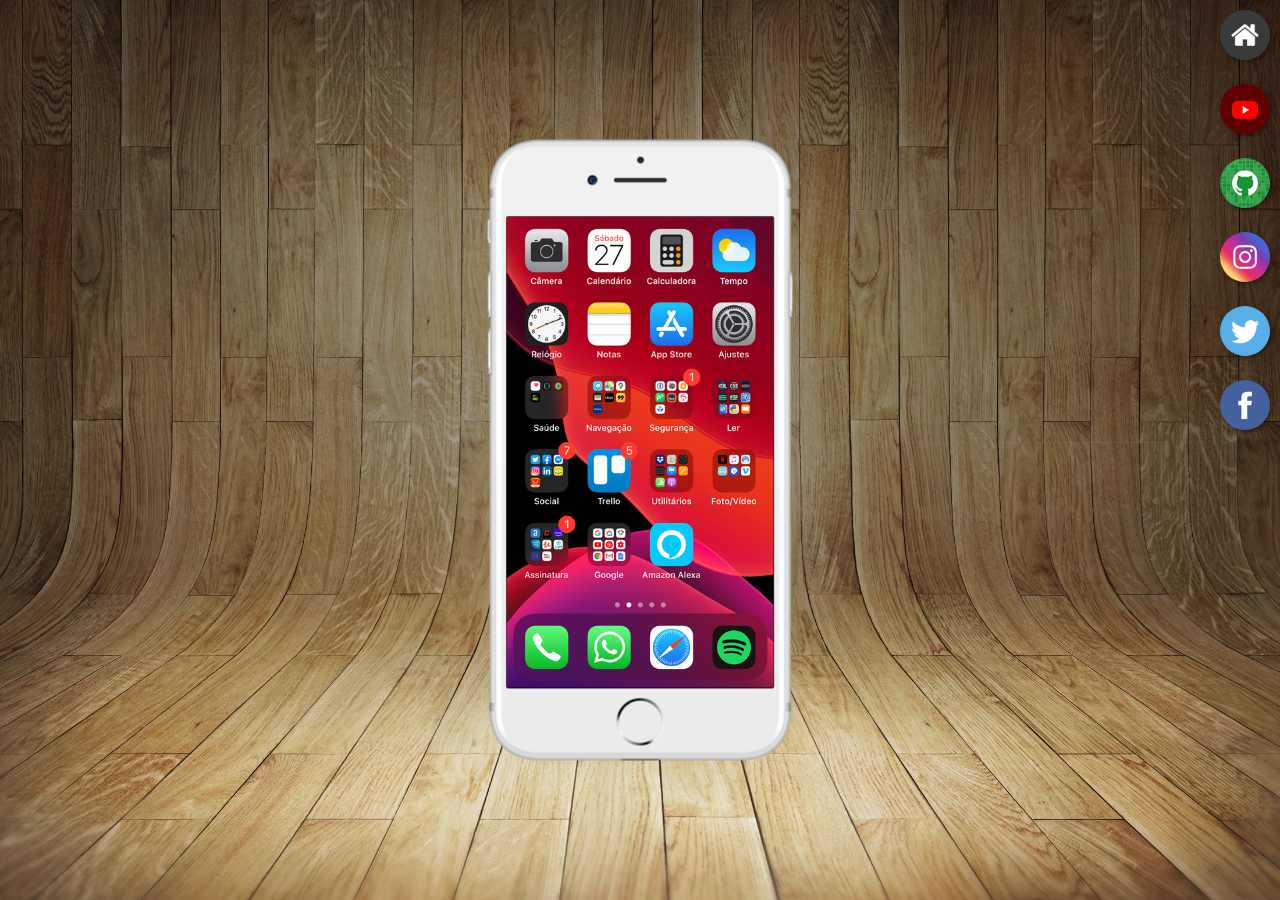
<file: index.html>
<!DOCTYPE html>
<html lang="pt-br">
<head>
    <meta charset="UTF-8">
    <meta name="viewport" content="width=device-width, initial-scale=1.0">
    <link rel="shortcut icon" href="favicon.ico" type="image/x-icon">
    <link rel="stylesheet" href="estilos/style.css">
    <title>Projeto Redes Sociais</title>
</head>
<body> 
    <main>
        <section id="telefone">
            <iframe src="home.html" frameborder="0" name="tela" id="tela">
                Seu navegador não é compatível com isso.
            </iframe>
        </section>
        <section id="redes-sociais">
             <a href="home.html" target="tela"> <img src="imagens/logo-home.jpg" alt="Home"></a><br>
             <a href="youtube.html" target="tela"> <img src="imagens/logo-youtube.jpg" alt="YouTube"></a><br>
             <a href="github.html" target="tela"> <img src="imagens/logo-github.jpg" alt="GitHub"></a><br>
             <a href="instagram.html" target="tela"> <img src="imagens/logo-instagram.jpg" alt="Instagram"></a><br>
             <a href="x.html" target="tela"> <img src="imagens/logo-twitter.jpg" alt="Twitter"></a><br>
             <a href="facebook.html" target="tela"> <img src="imagens/logo-facebook.jpg" alt="Facebook">
             </a>
        </section>
    </main>    
</body>
</html>
</file>
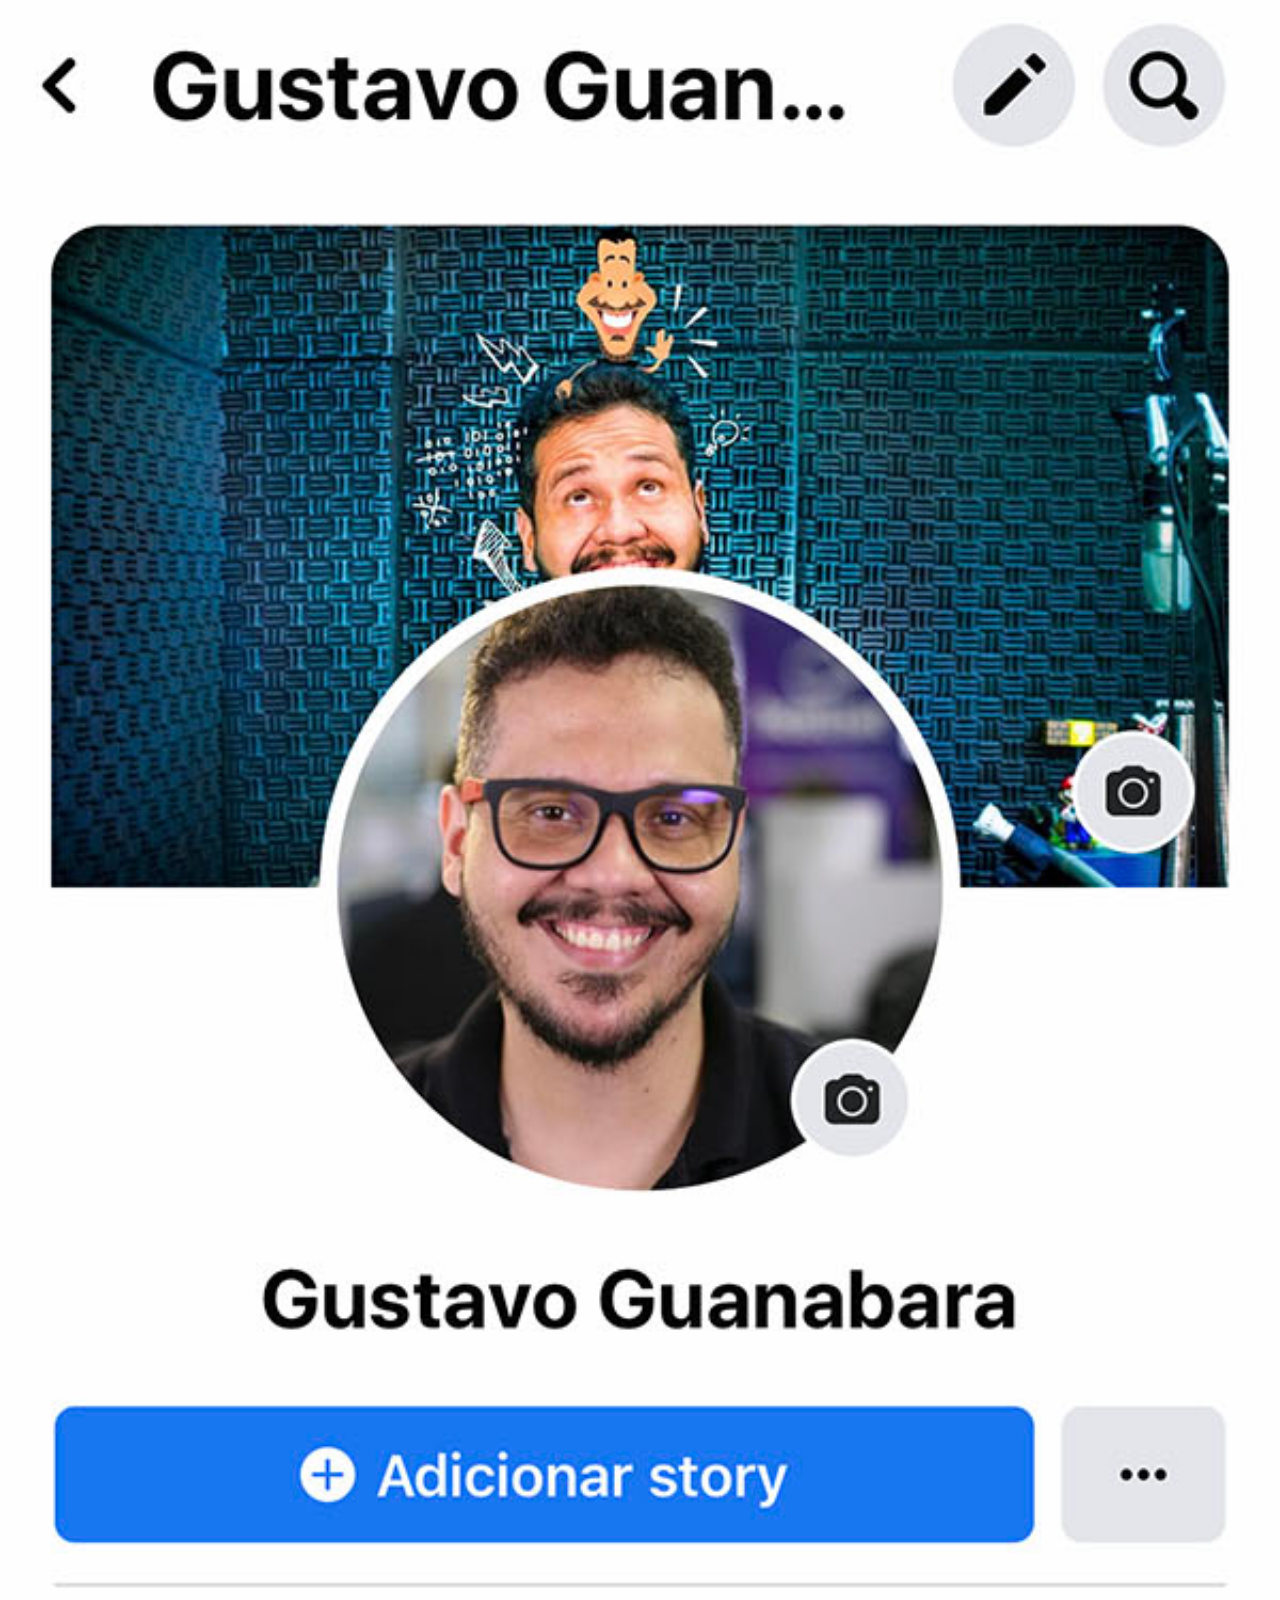
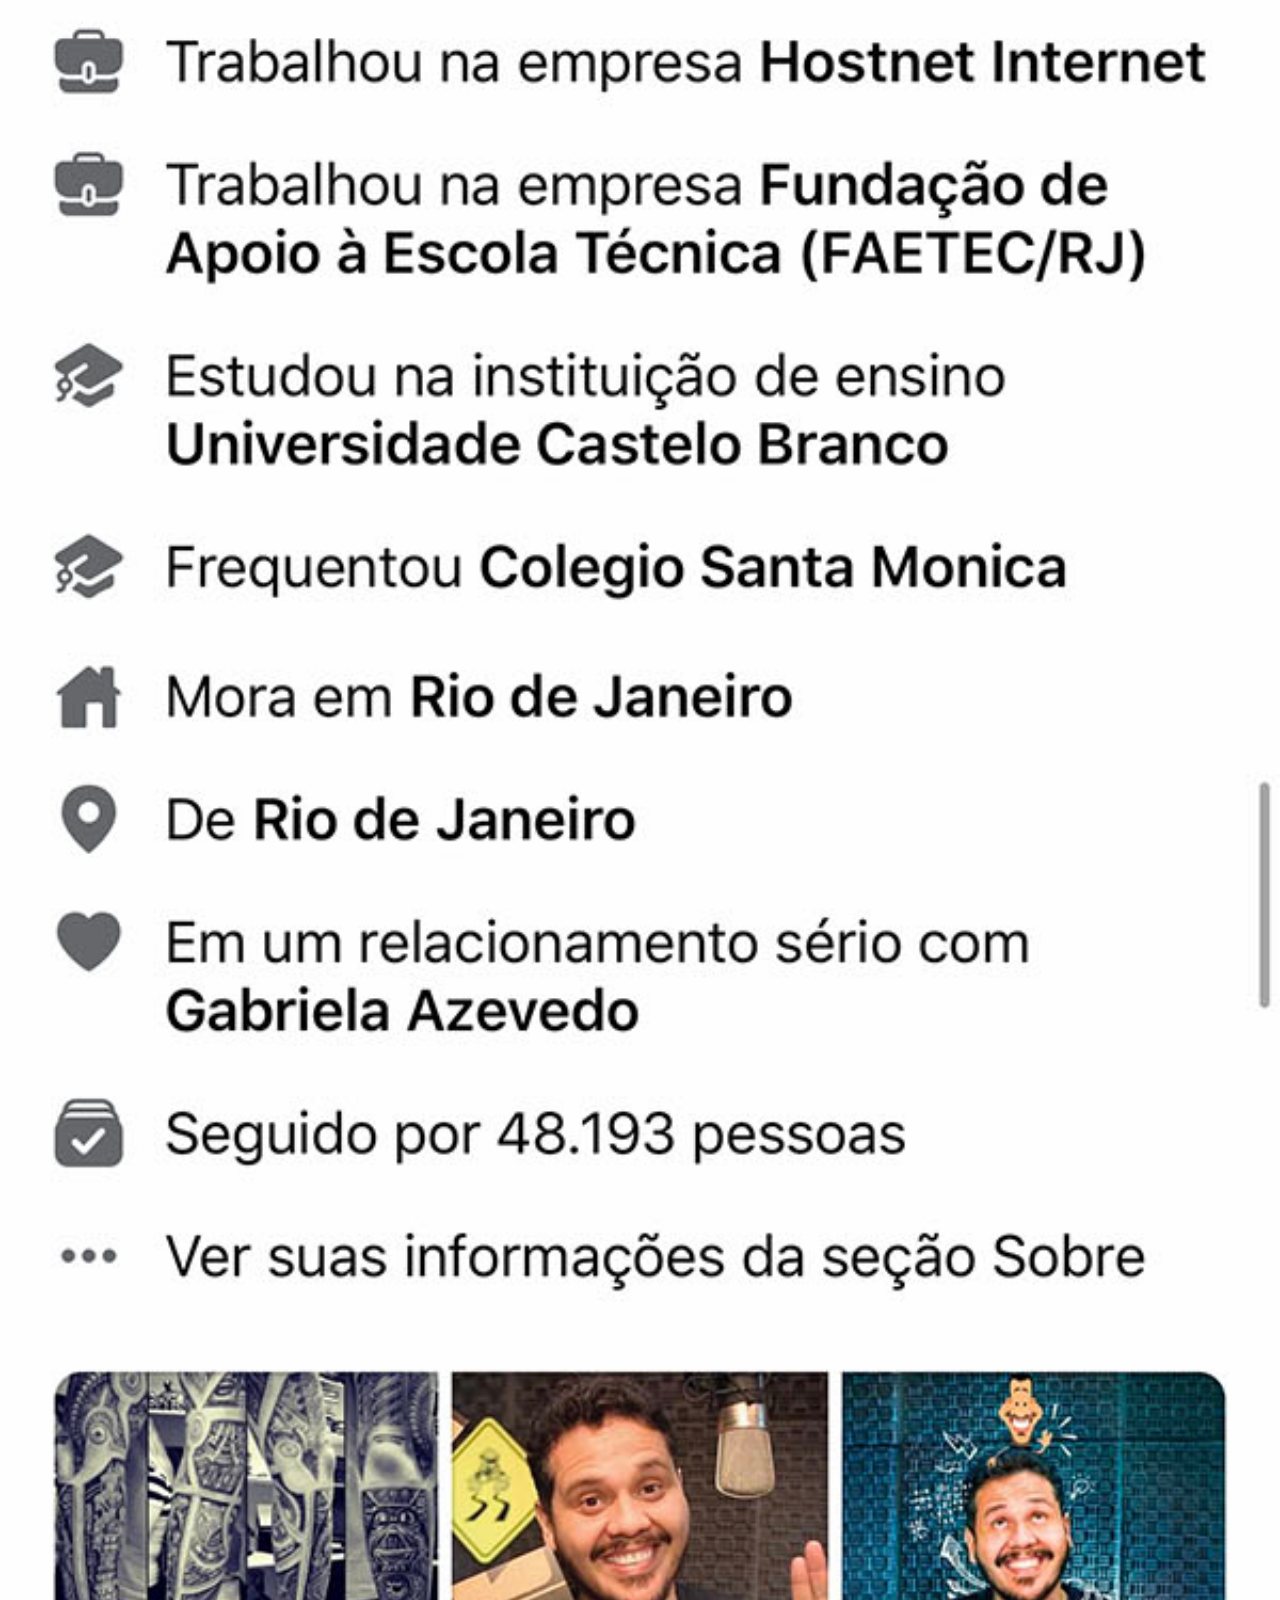
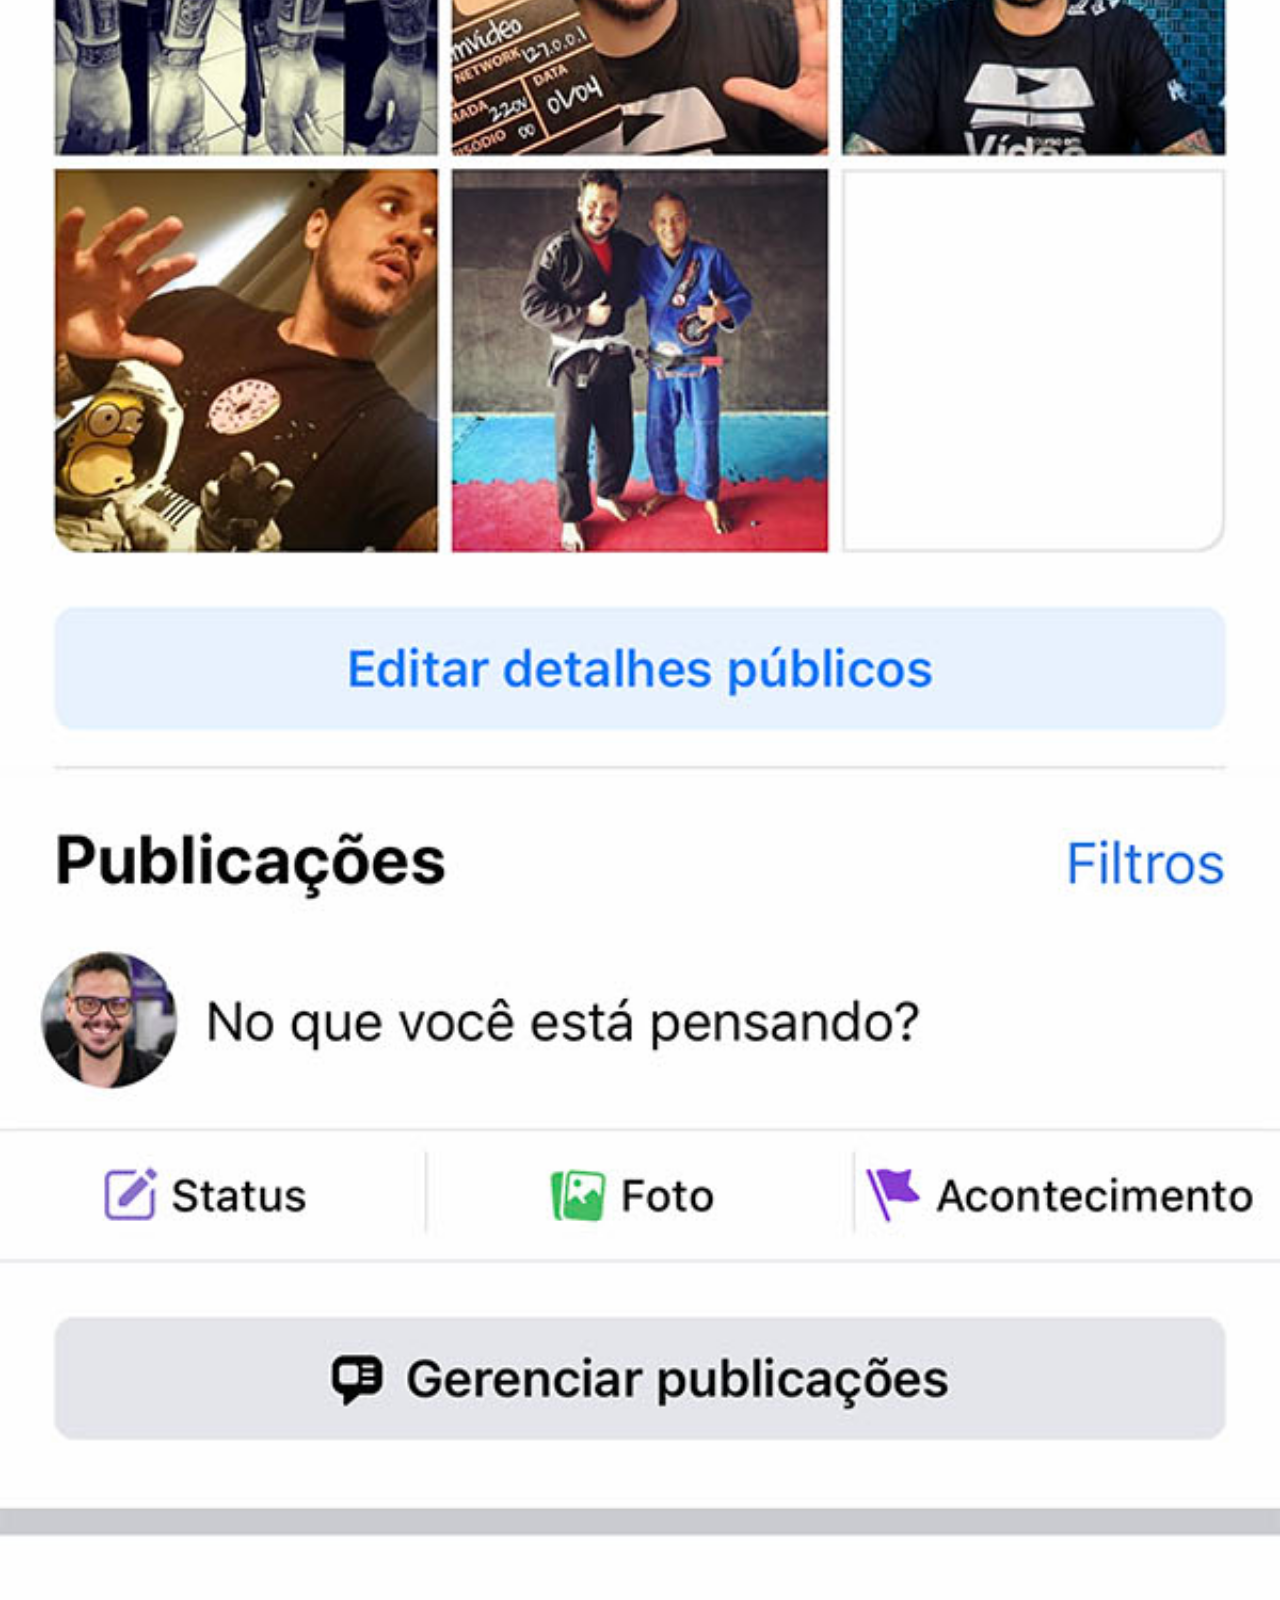
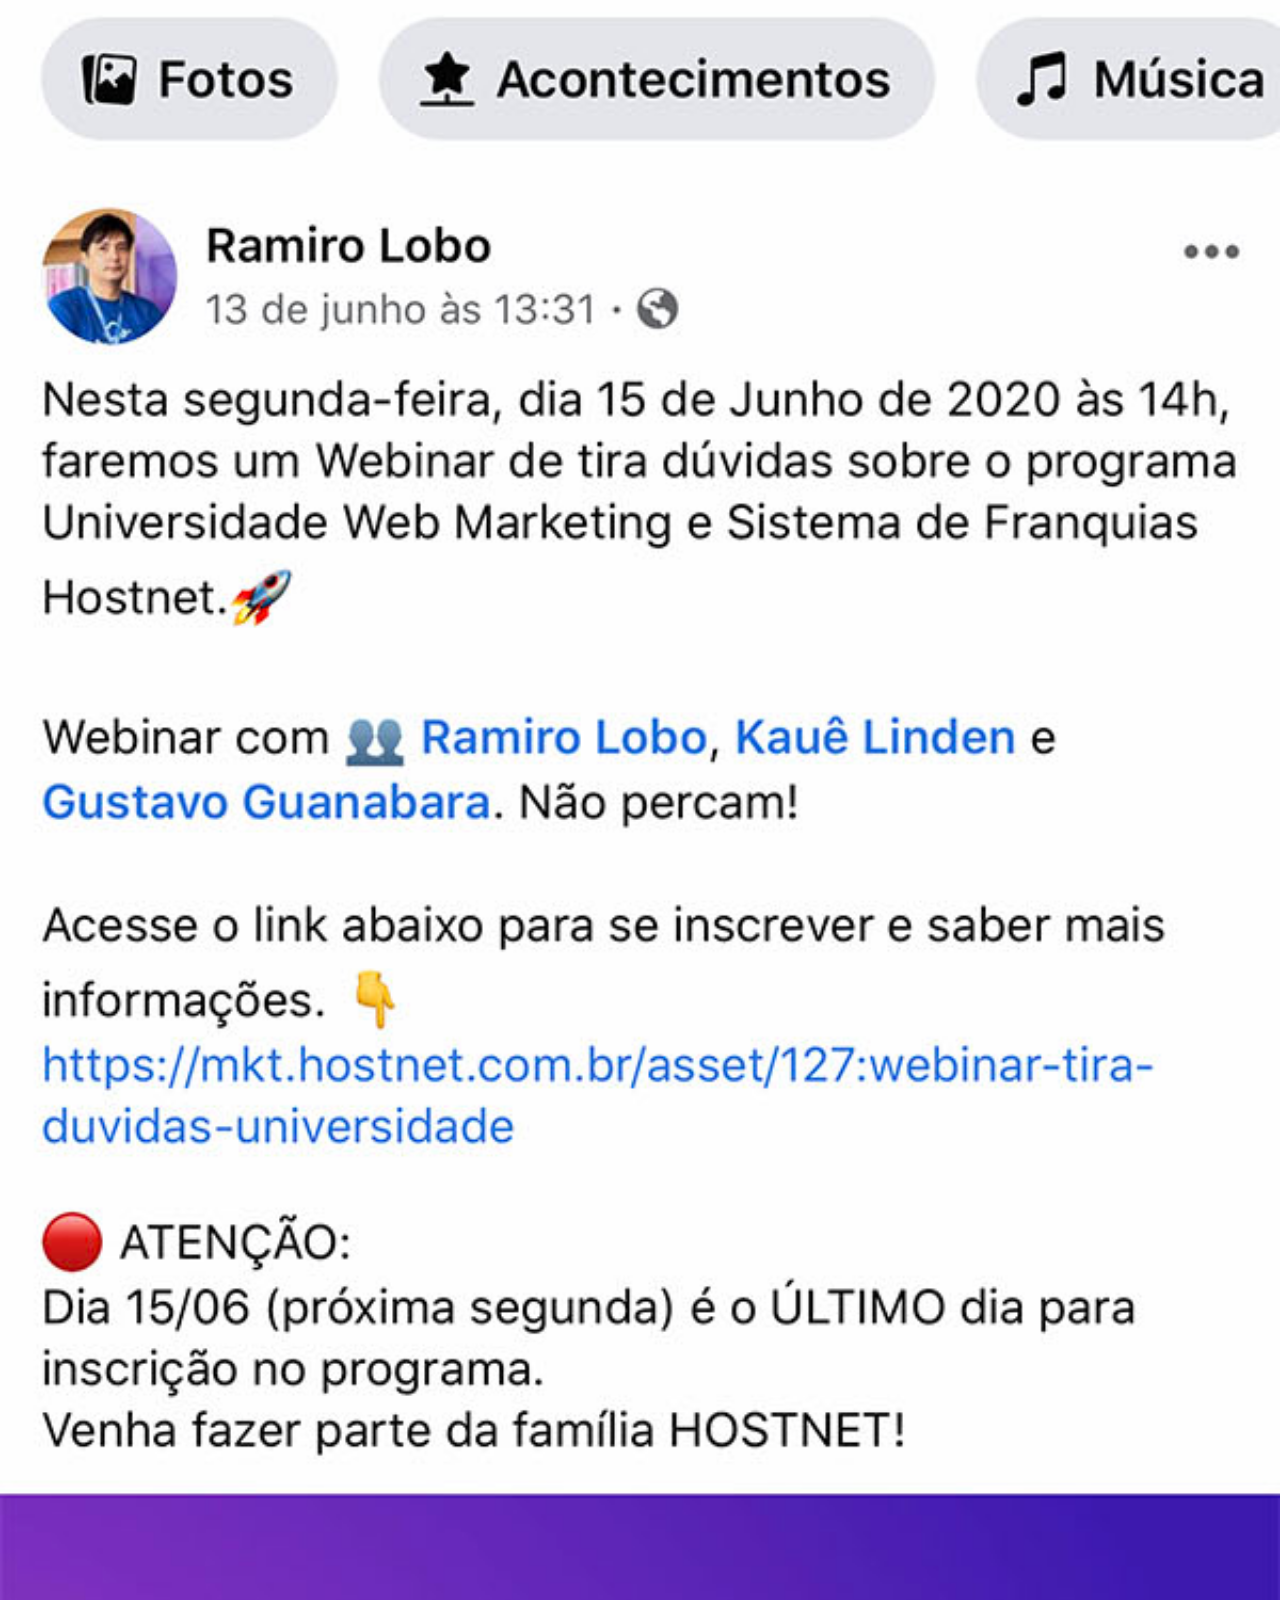
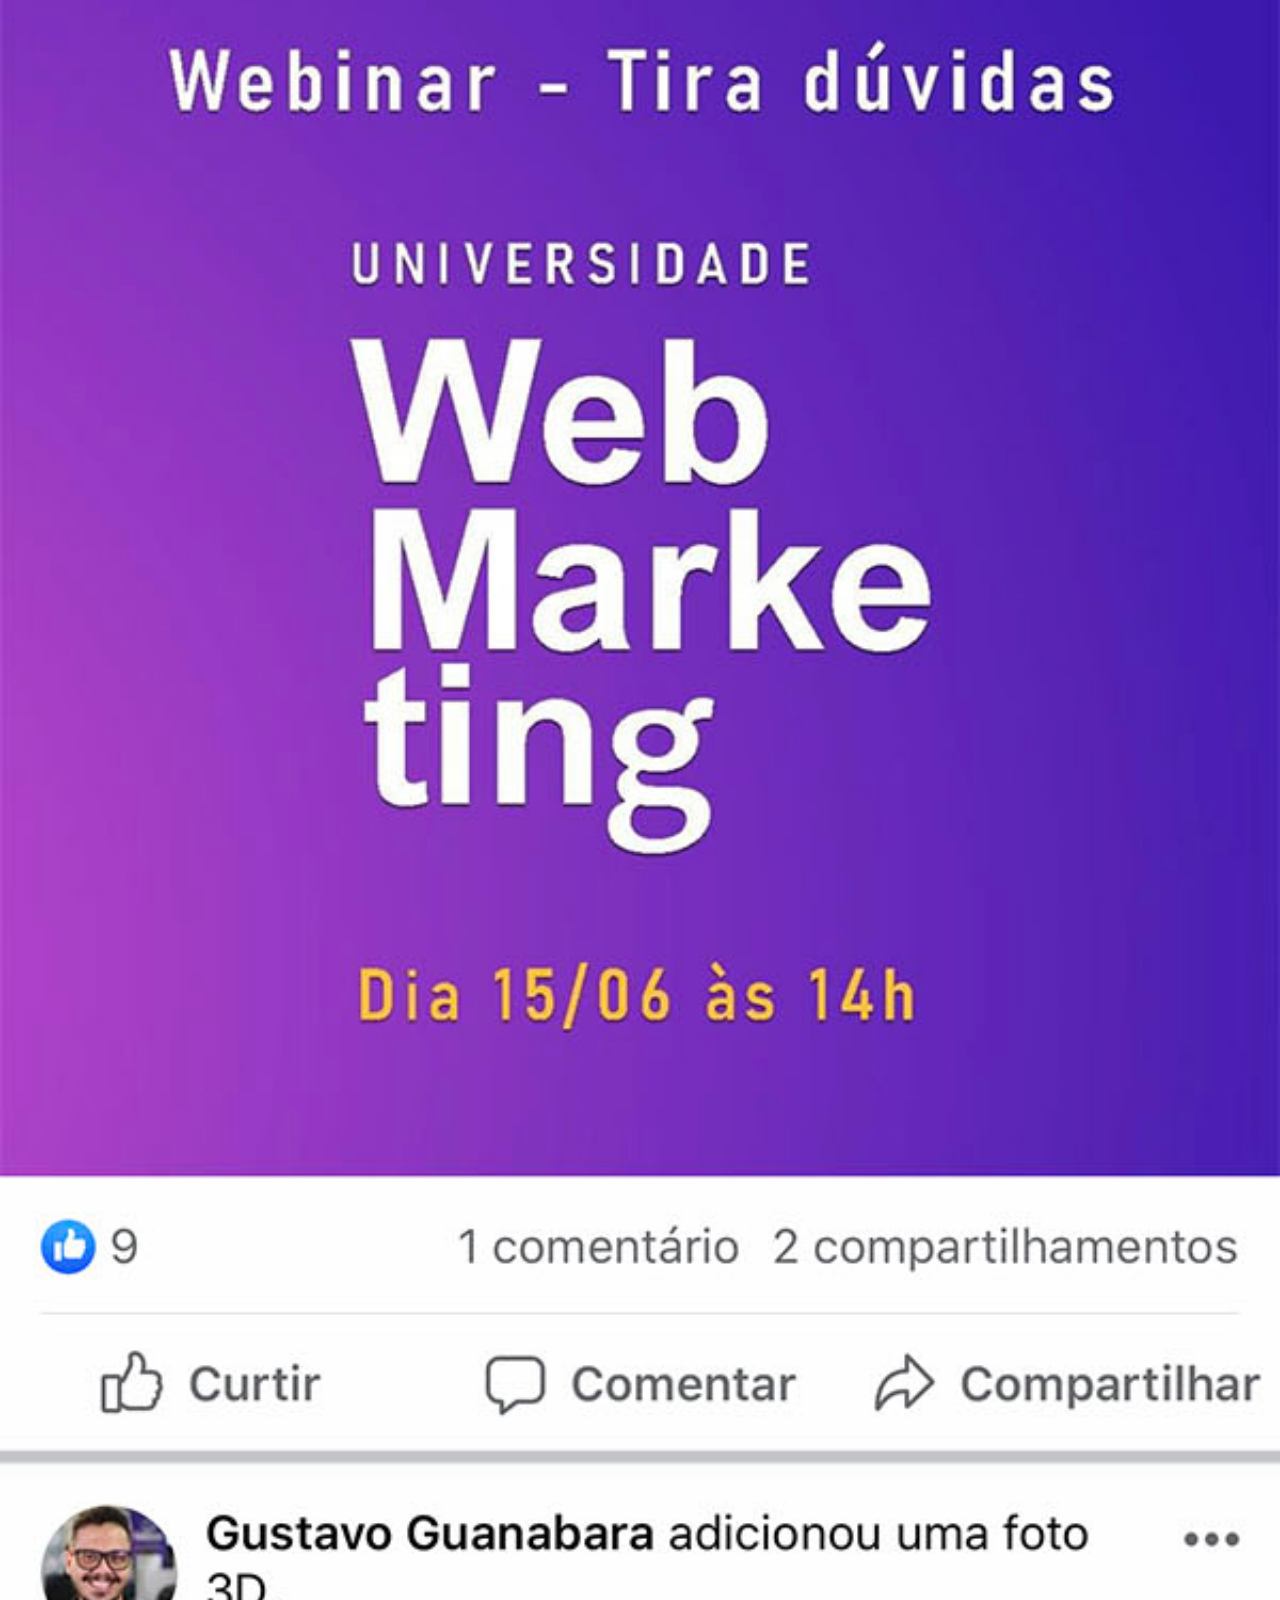
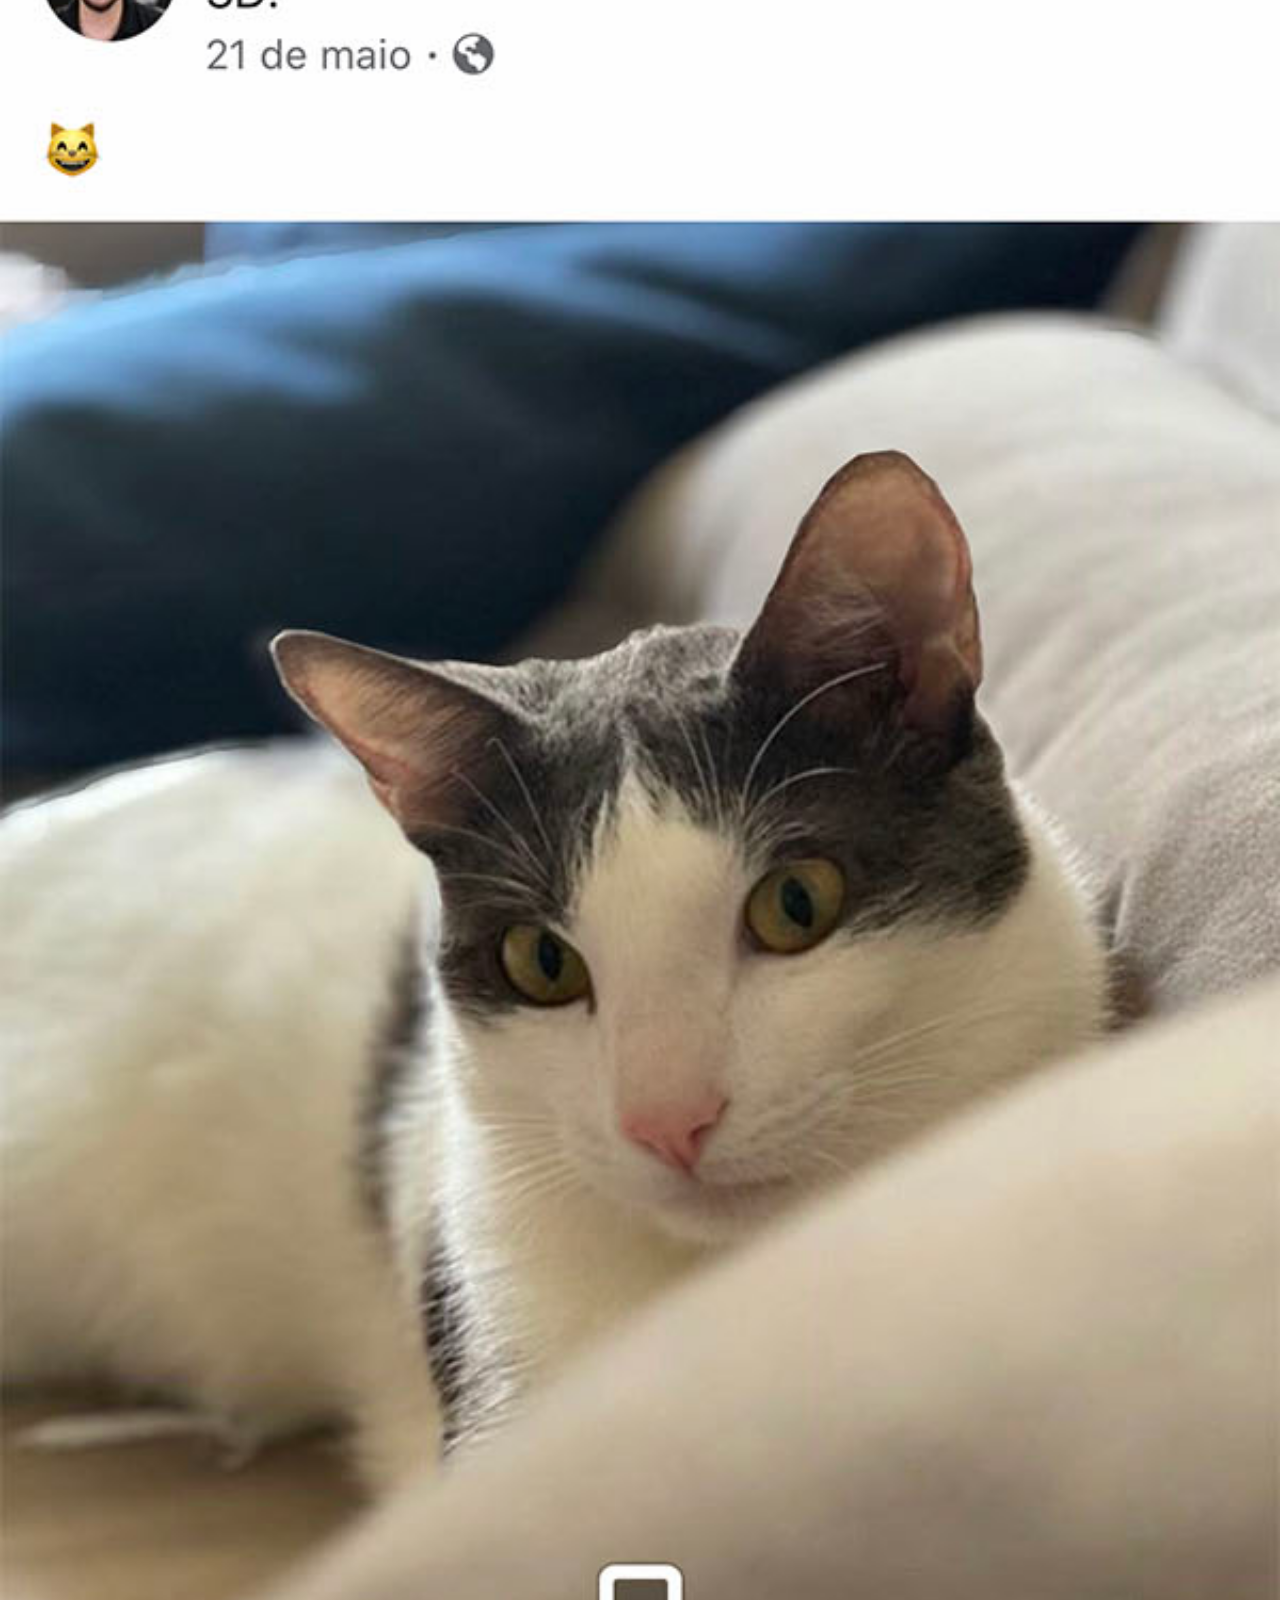
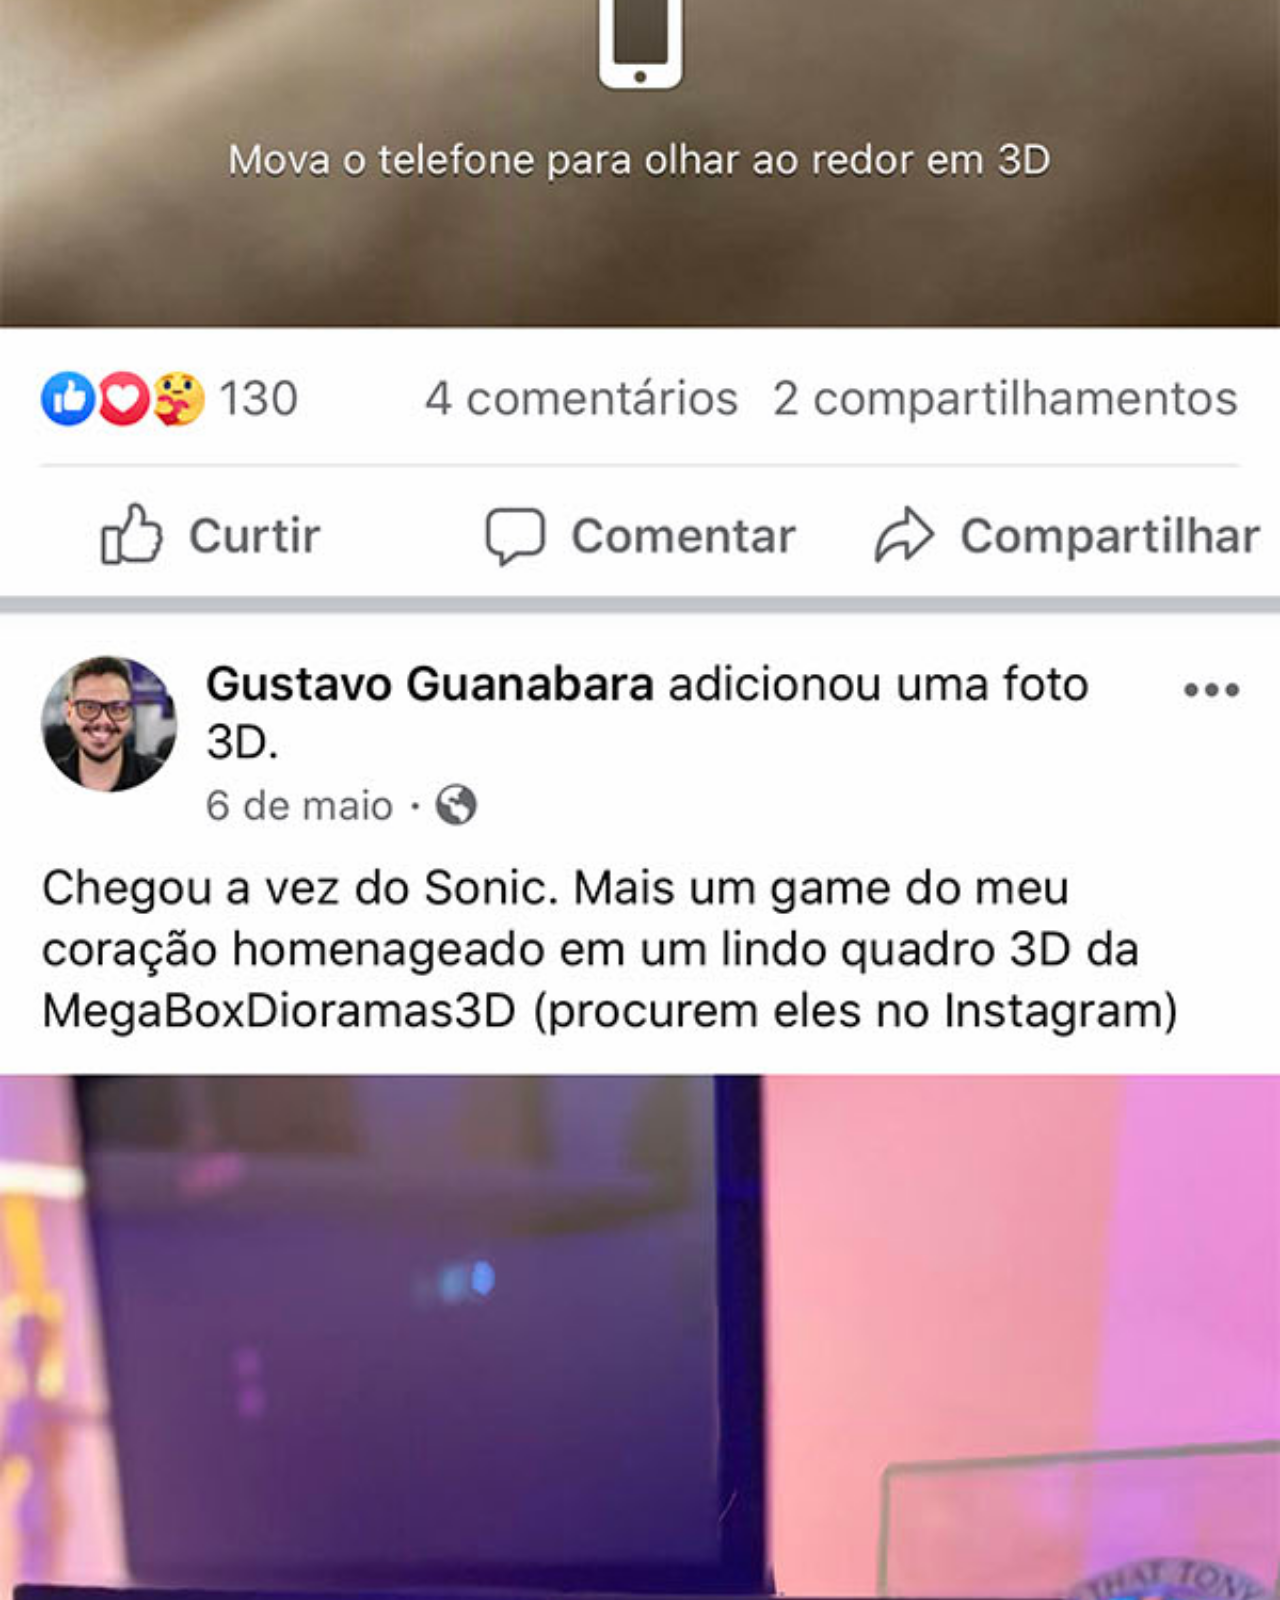
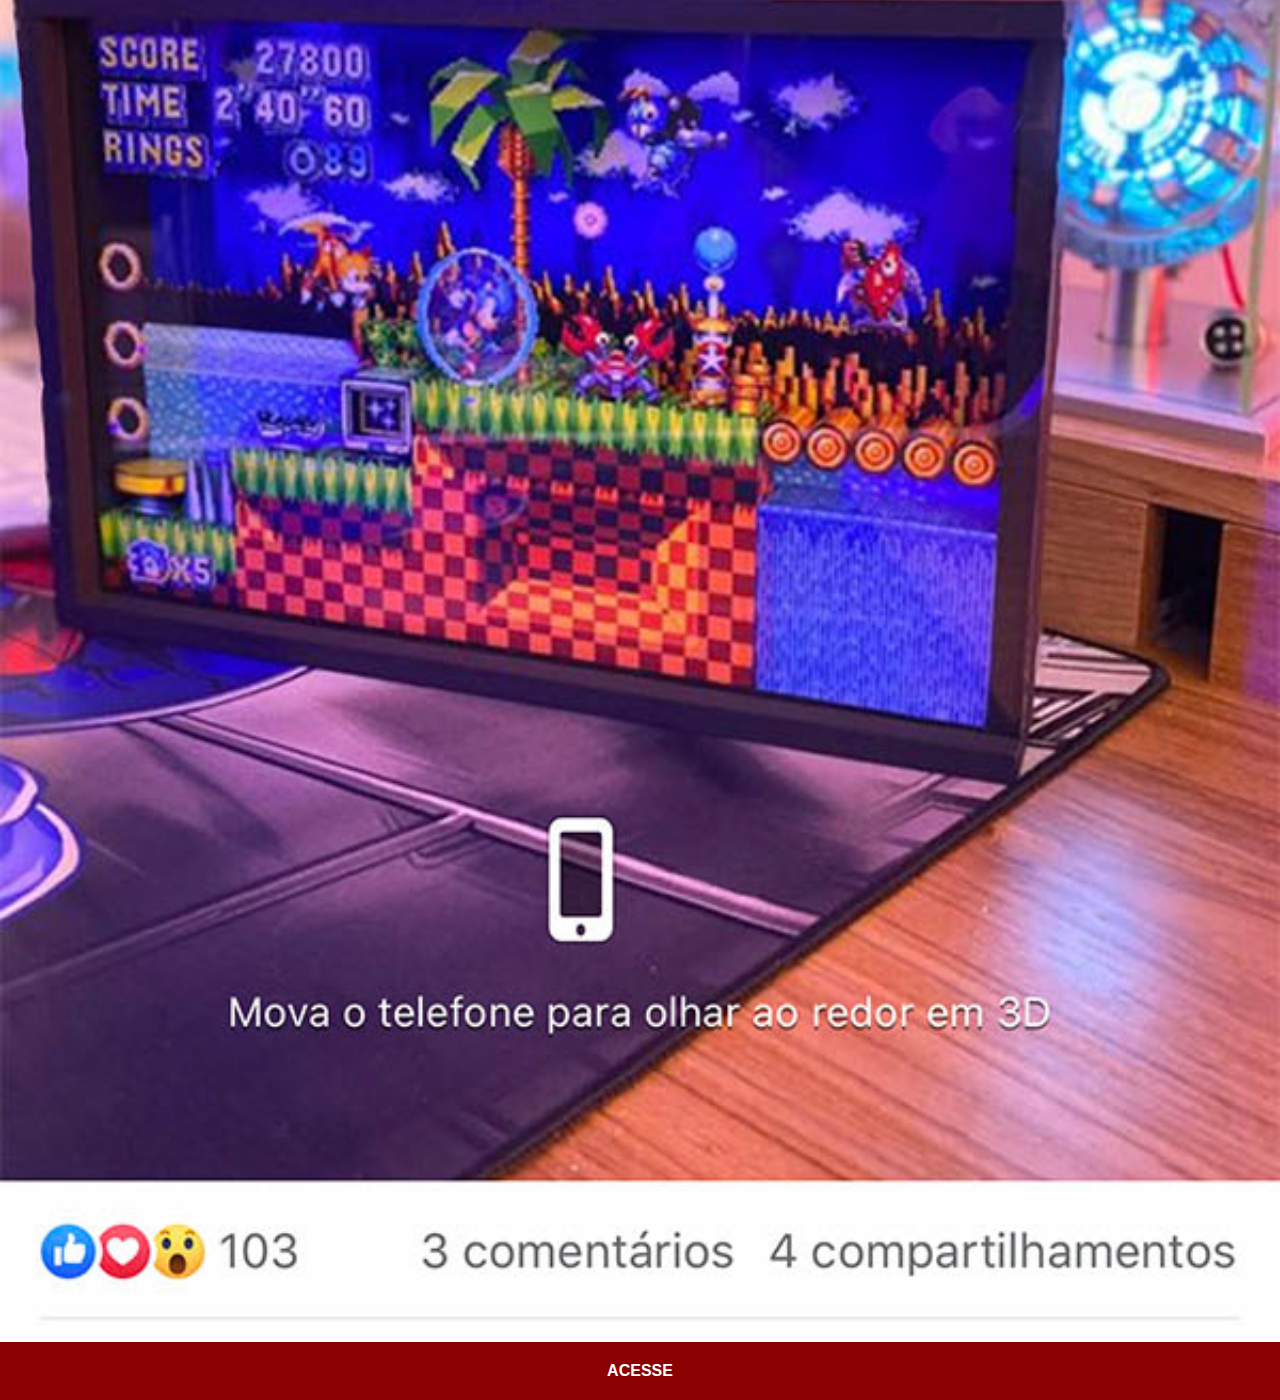
<file: facebook.html>
<!DOCTYPE html>
<html lang="pt-br">
<head>
    <meta charset="UTF-8">
    <meta name="viewport" content="width=device-width, initial-scale=1.0">
    <title>Faceboook</title>
    <link rel="stylesheet" href="estilos/social.css">
</head>
<body>
    <img src="imagens/tela-facebook.jpg" alt="Facebook">
    <a href="https://www.facebook.com/gustavoguanabara/" target="_blank">ACESSE</a>
</body>
</html>
</file>
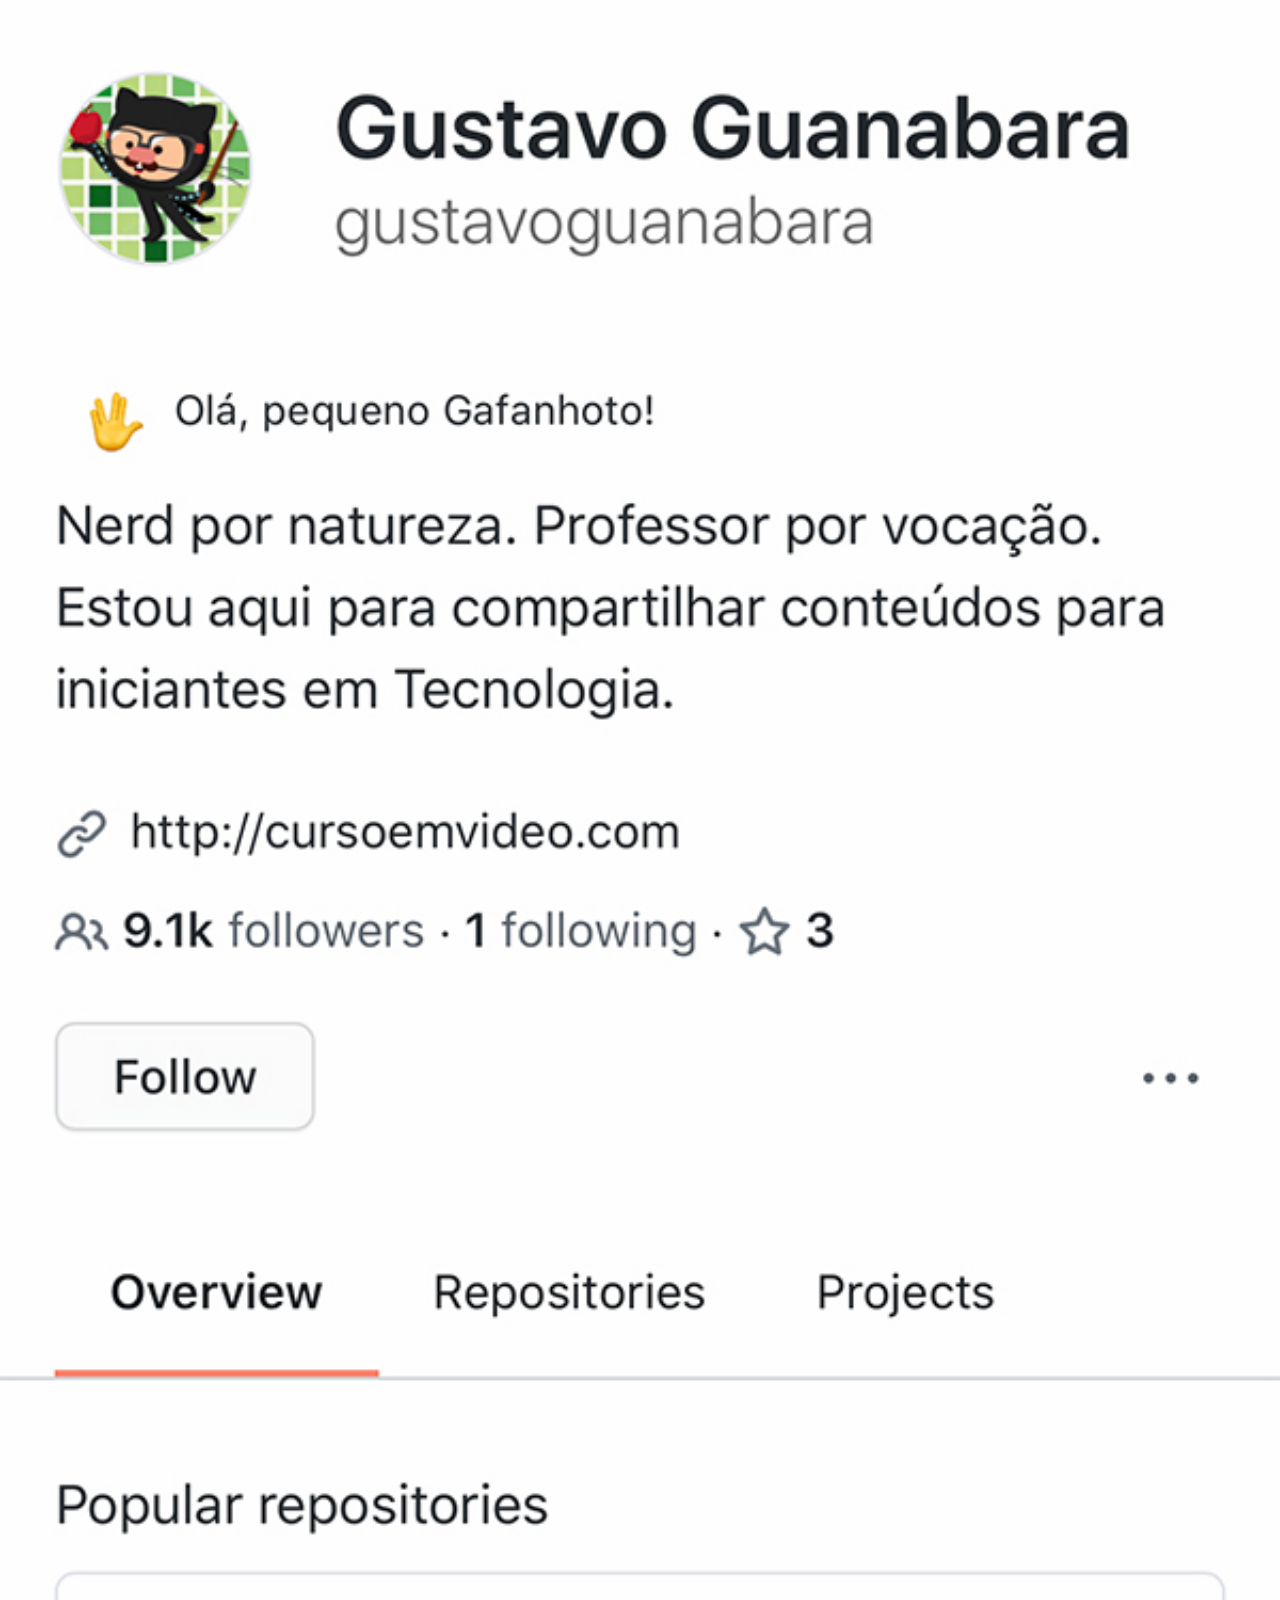
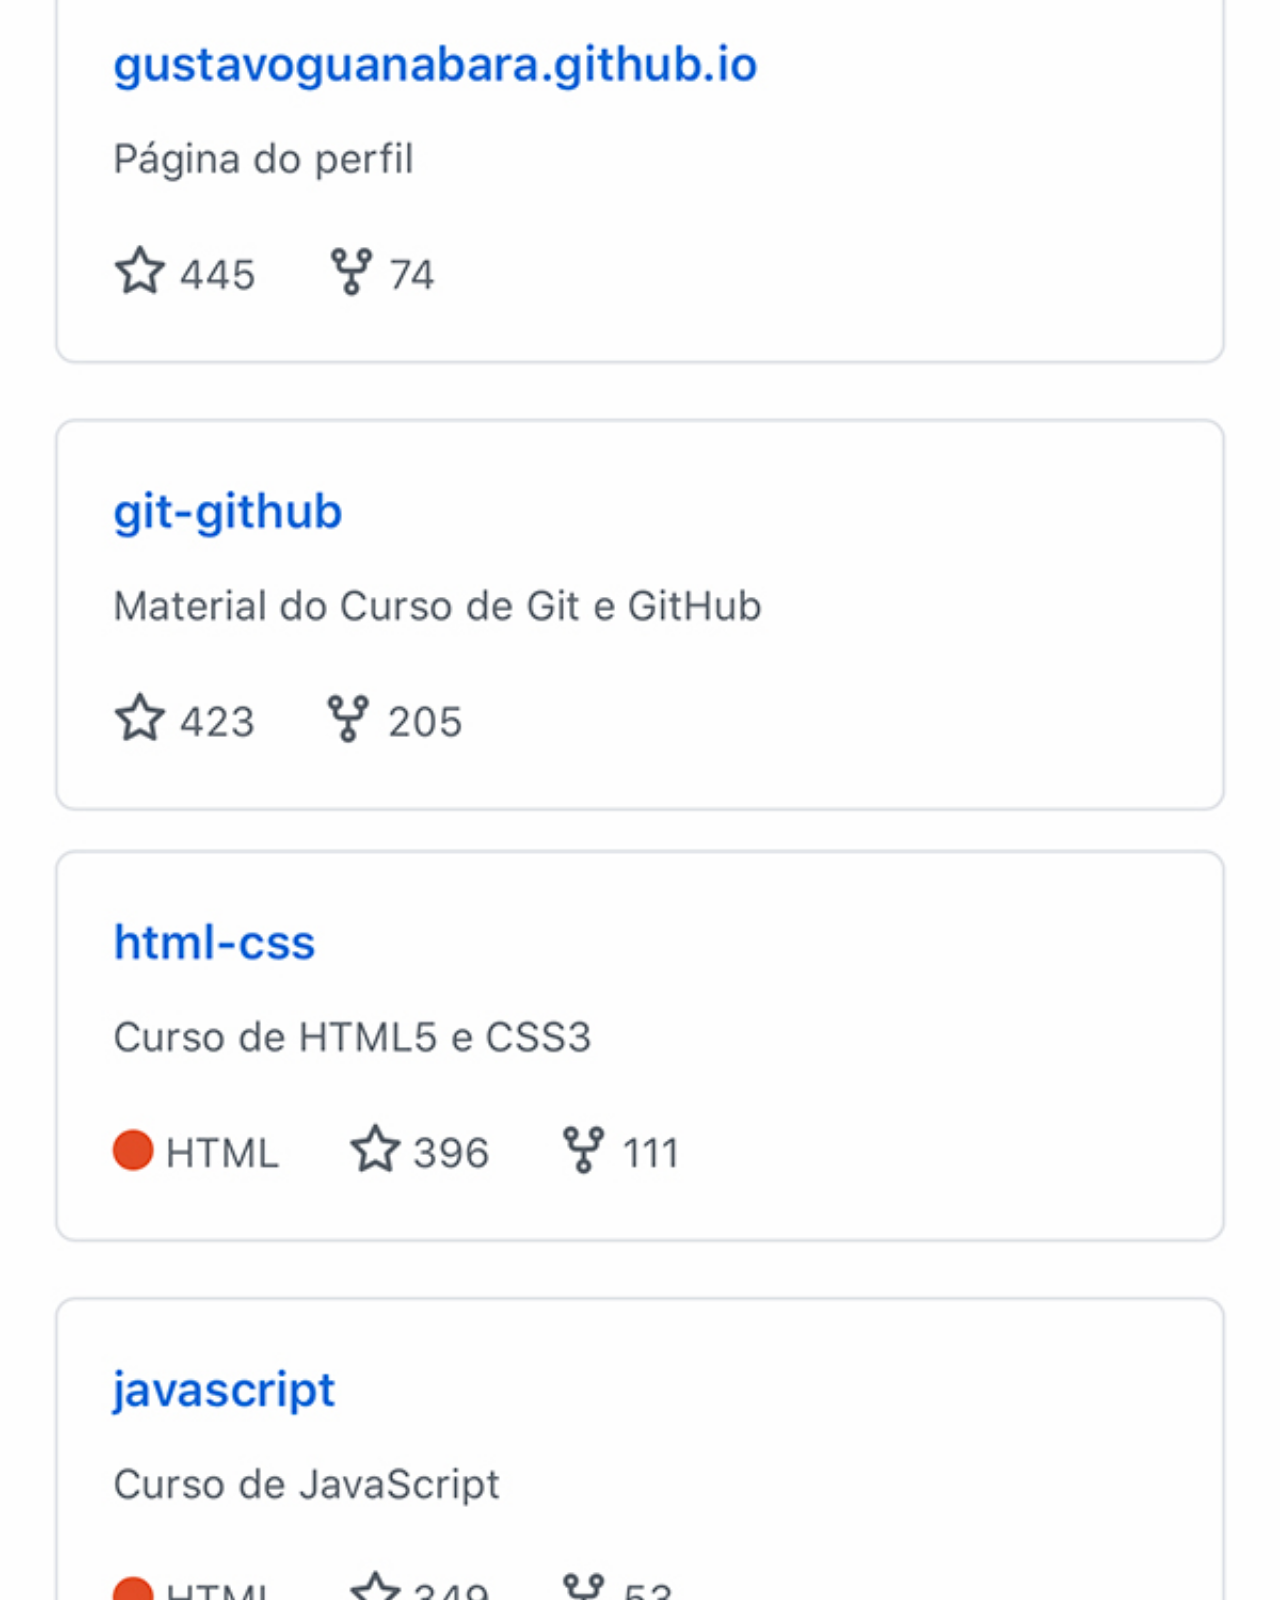
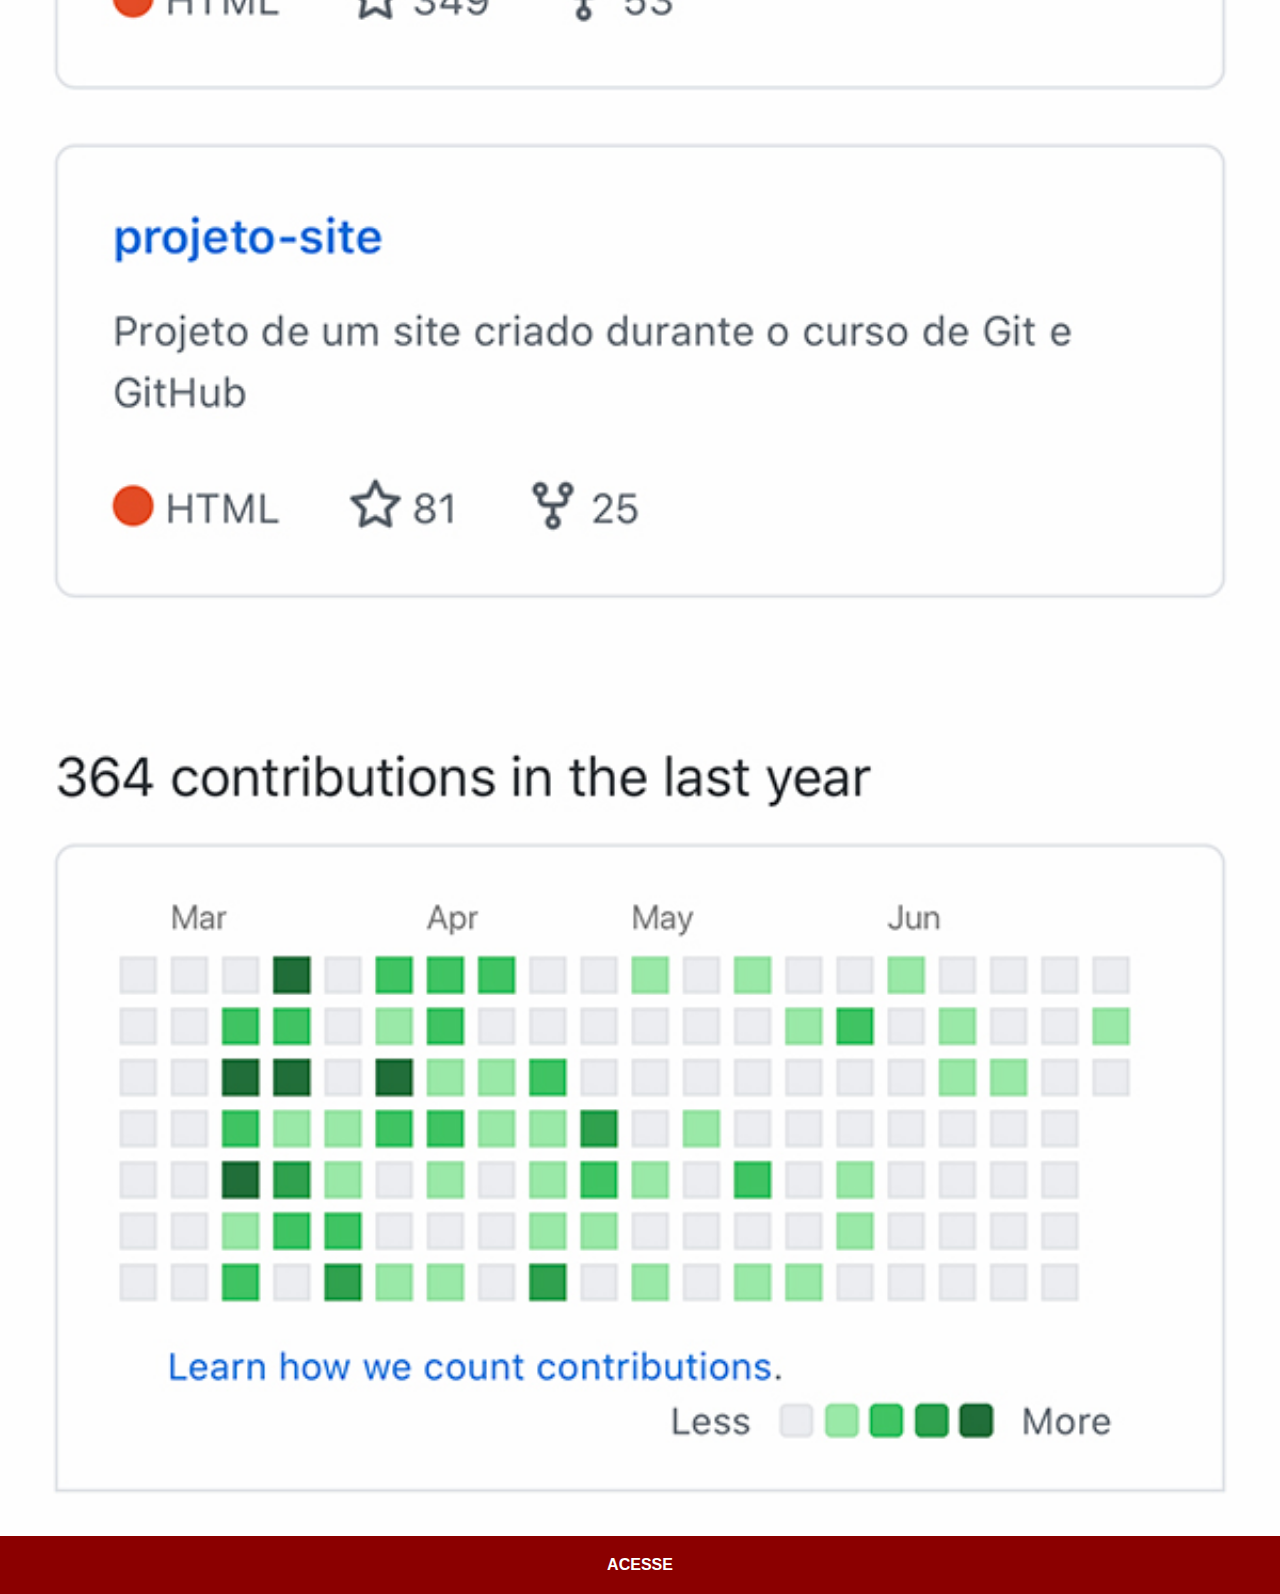
<file: github.html>
<!DOCTYPE html>
<html lang="pt-br">
<head>
    <meta charset="UTF-8">
    <meta name="viewport" content="width=device-width, initial-scale=1.0">
    <title>YouTube</title>
    <link rel="stylesheet" href="estilos/social.css">
</head>
<body>
    <img src="imagens/tela-github.jpg" alt="GitHub">
    <a href="https://github.com/gustavoguanabara" target="_blank">ACESSE</a>
</body>
</html>
</file>
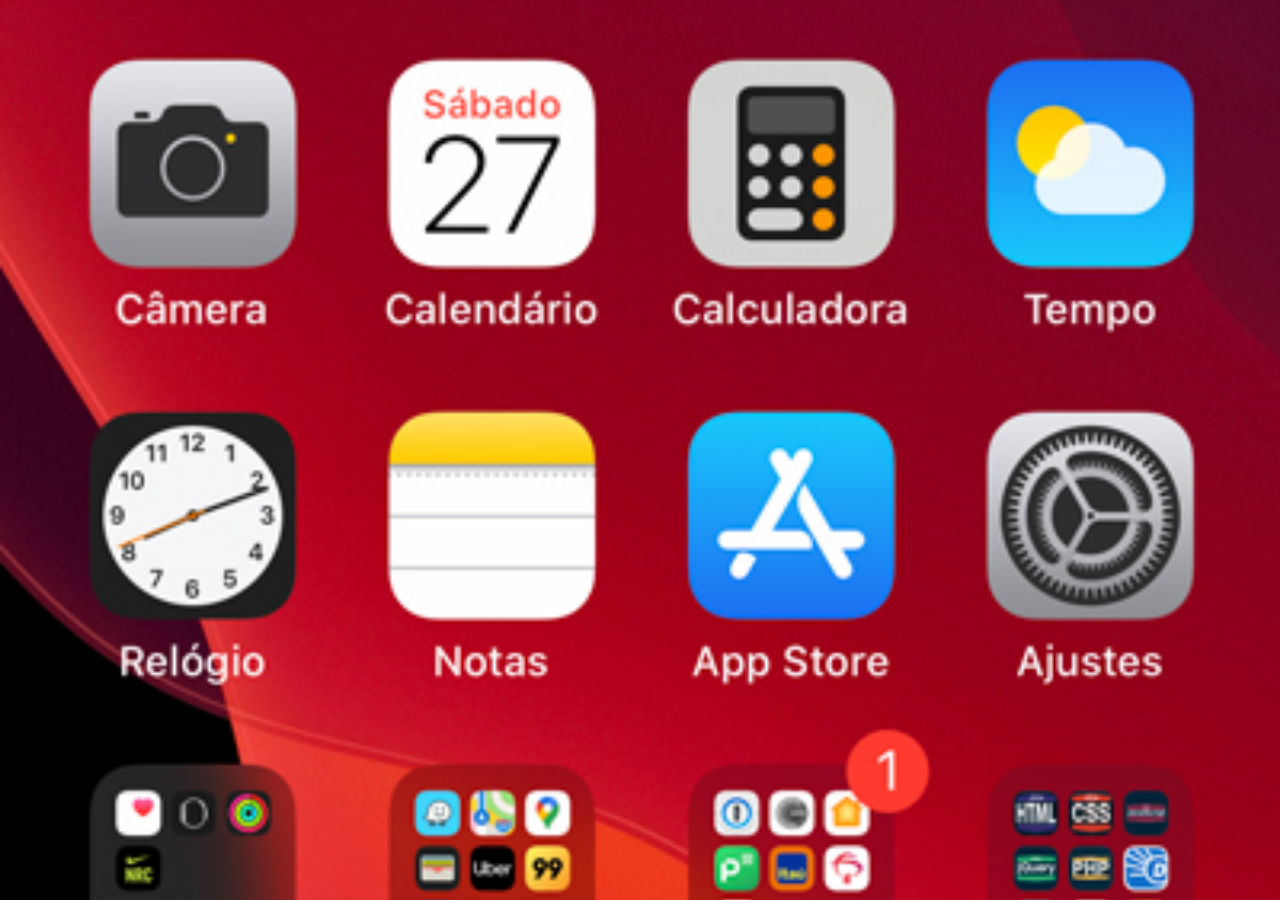
<file: home.html>
<!DOCTYPE html>
<html lang="pt-br">
<head>
    <meta charset="UTF-8">
    <meta name="viewport" content="width=device-width, initial-scale=1.0">
    <title>HOME</title>
    <style>
        *{
          margin: 0px; 
          padding: 10px; 
        }

        body{
            background: black url(imagens/tela-home.jpg) no-repeat top center;
            background-size: cover;
        }
    </style>
</head>
<body>
    
</body>
</html>
</file>
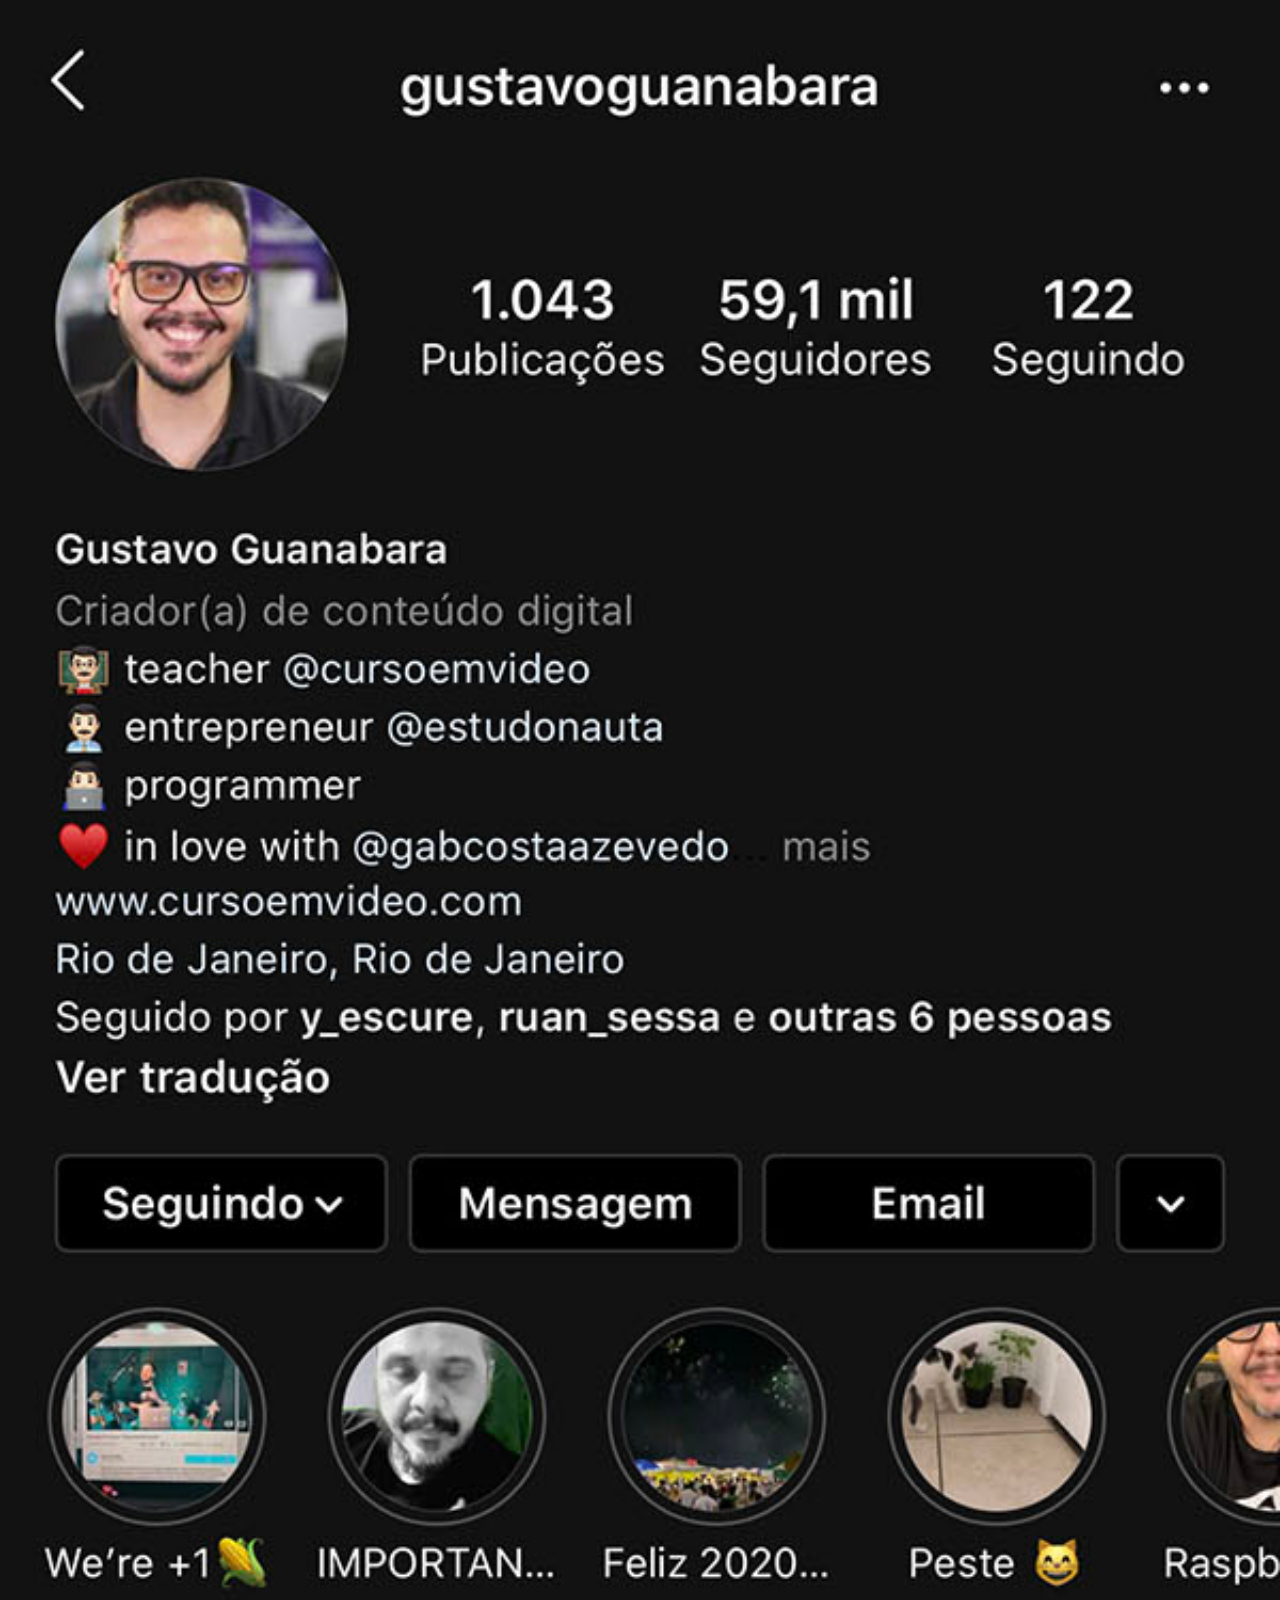
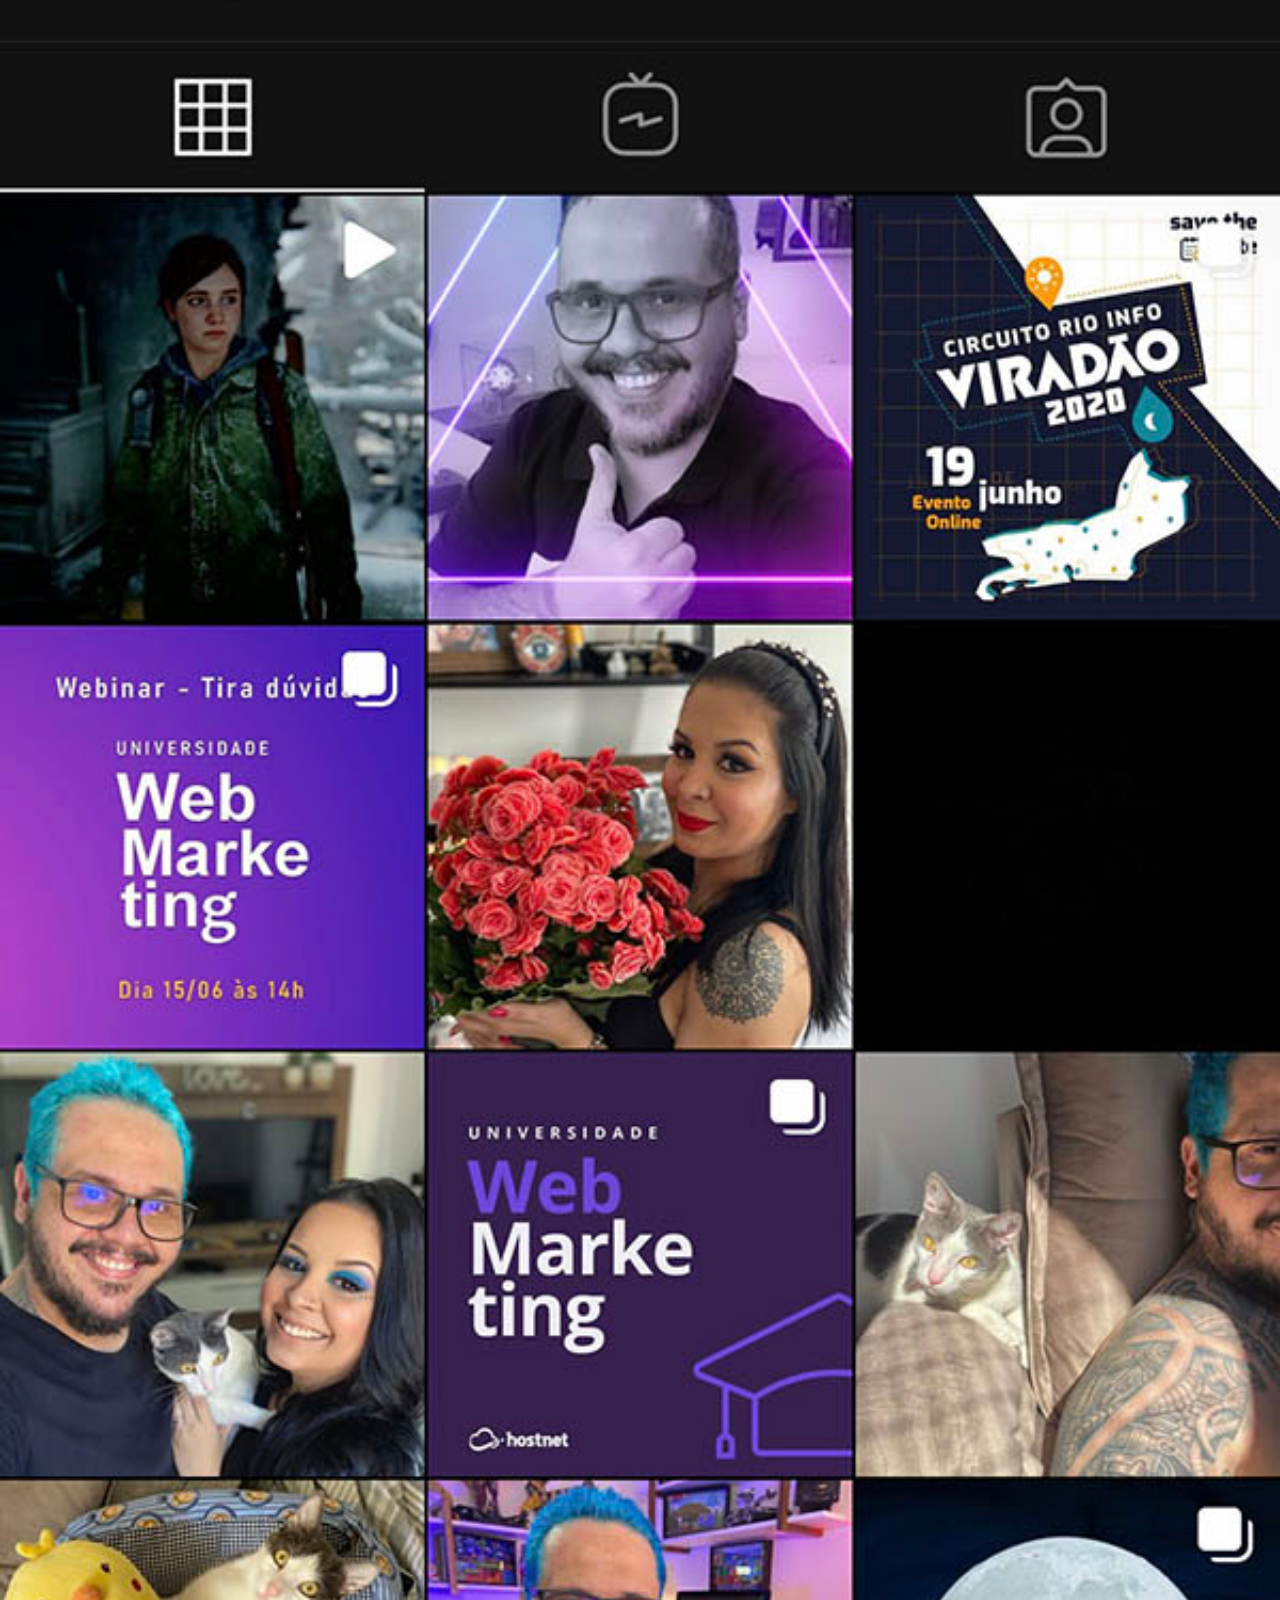
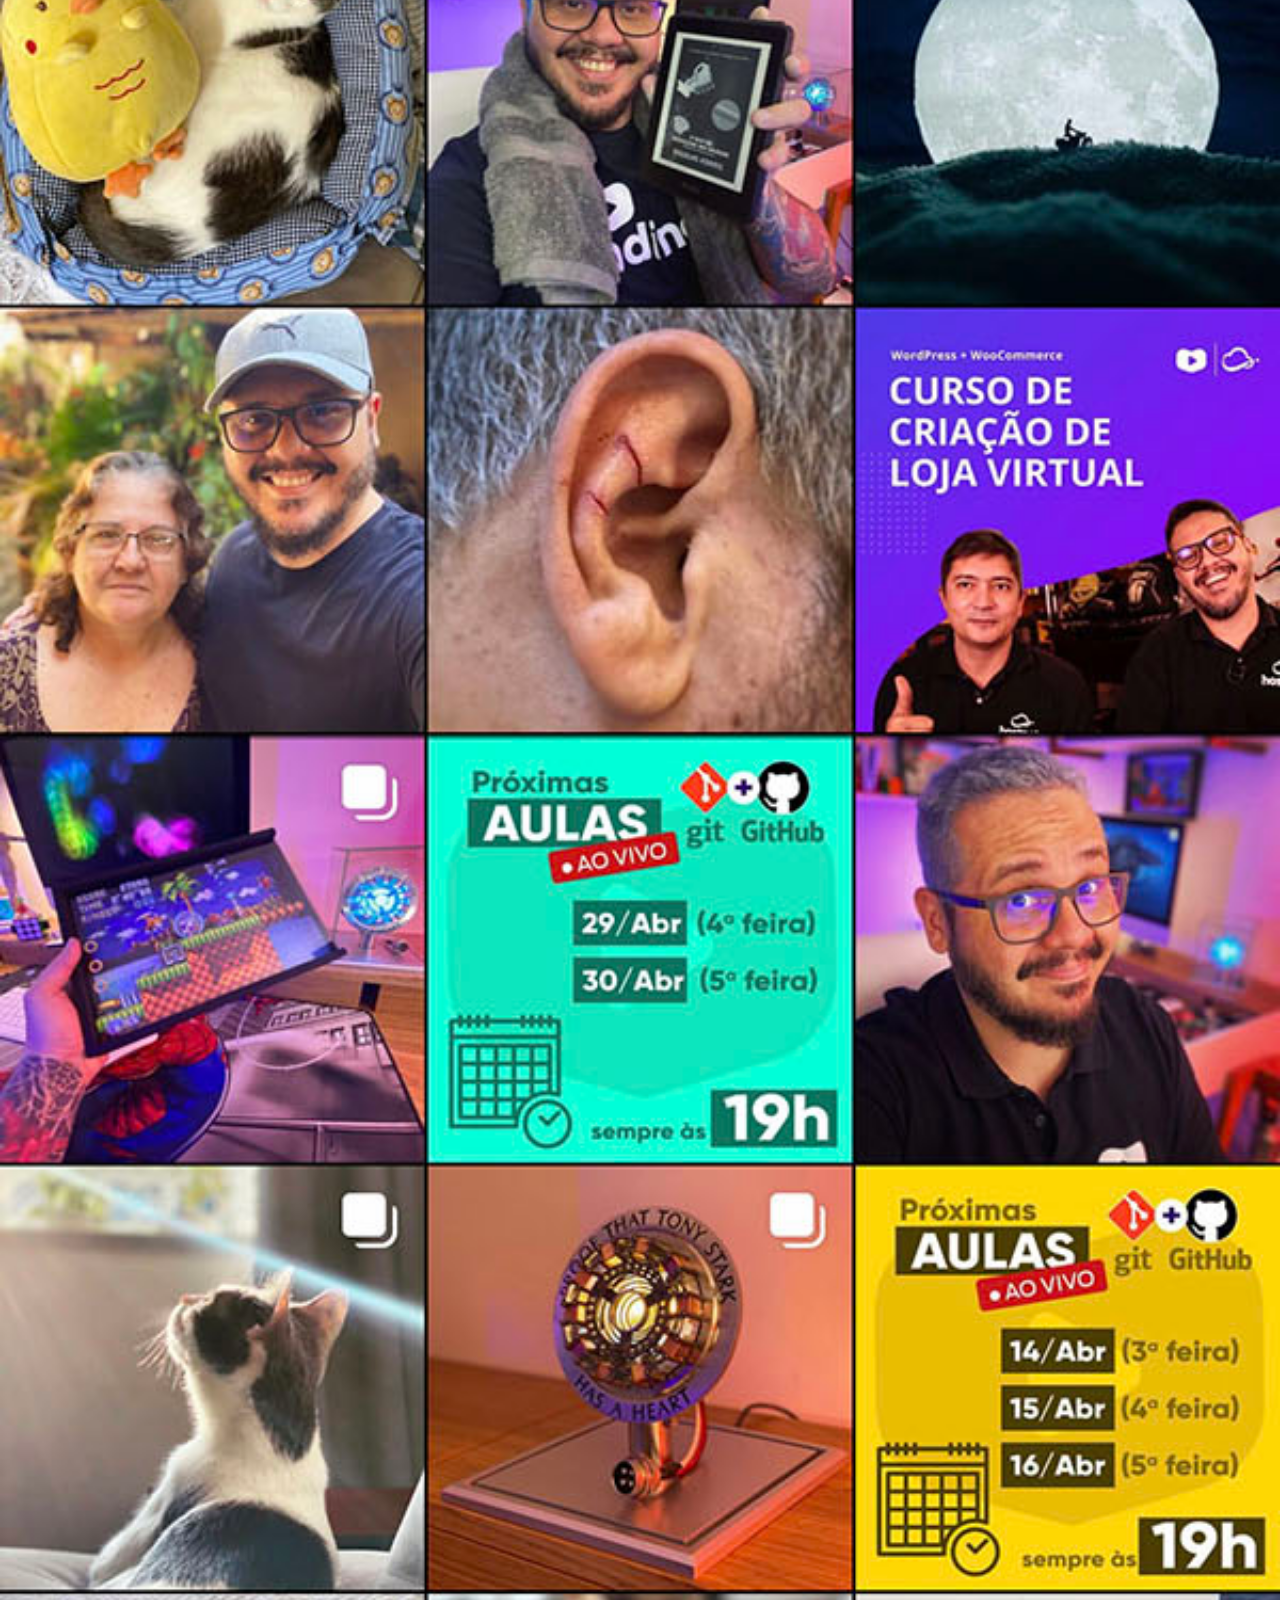
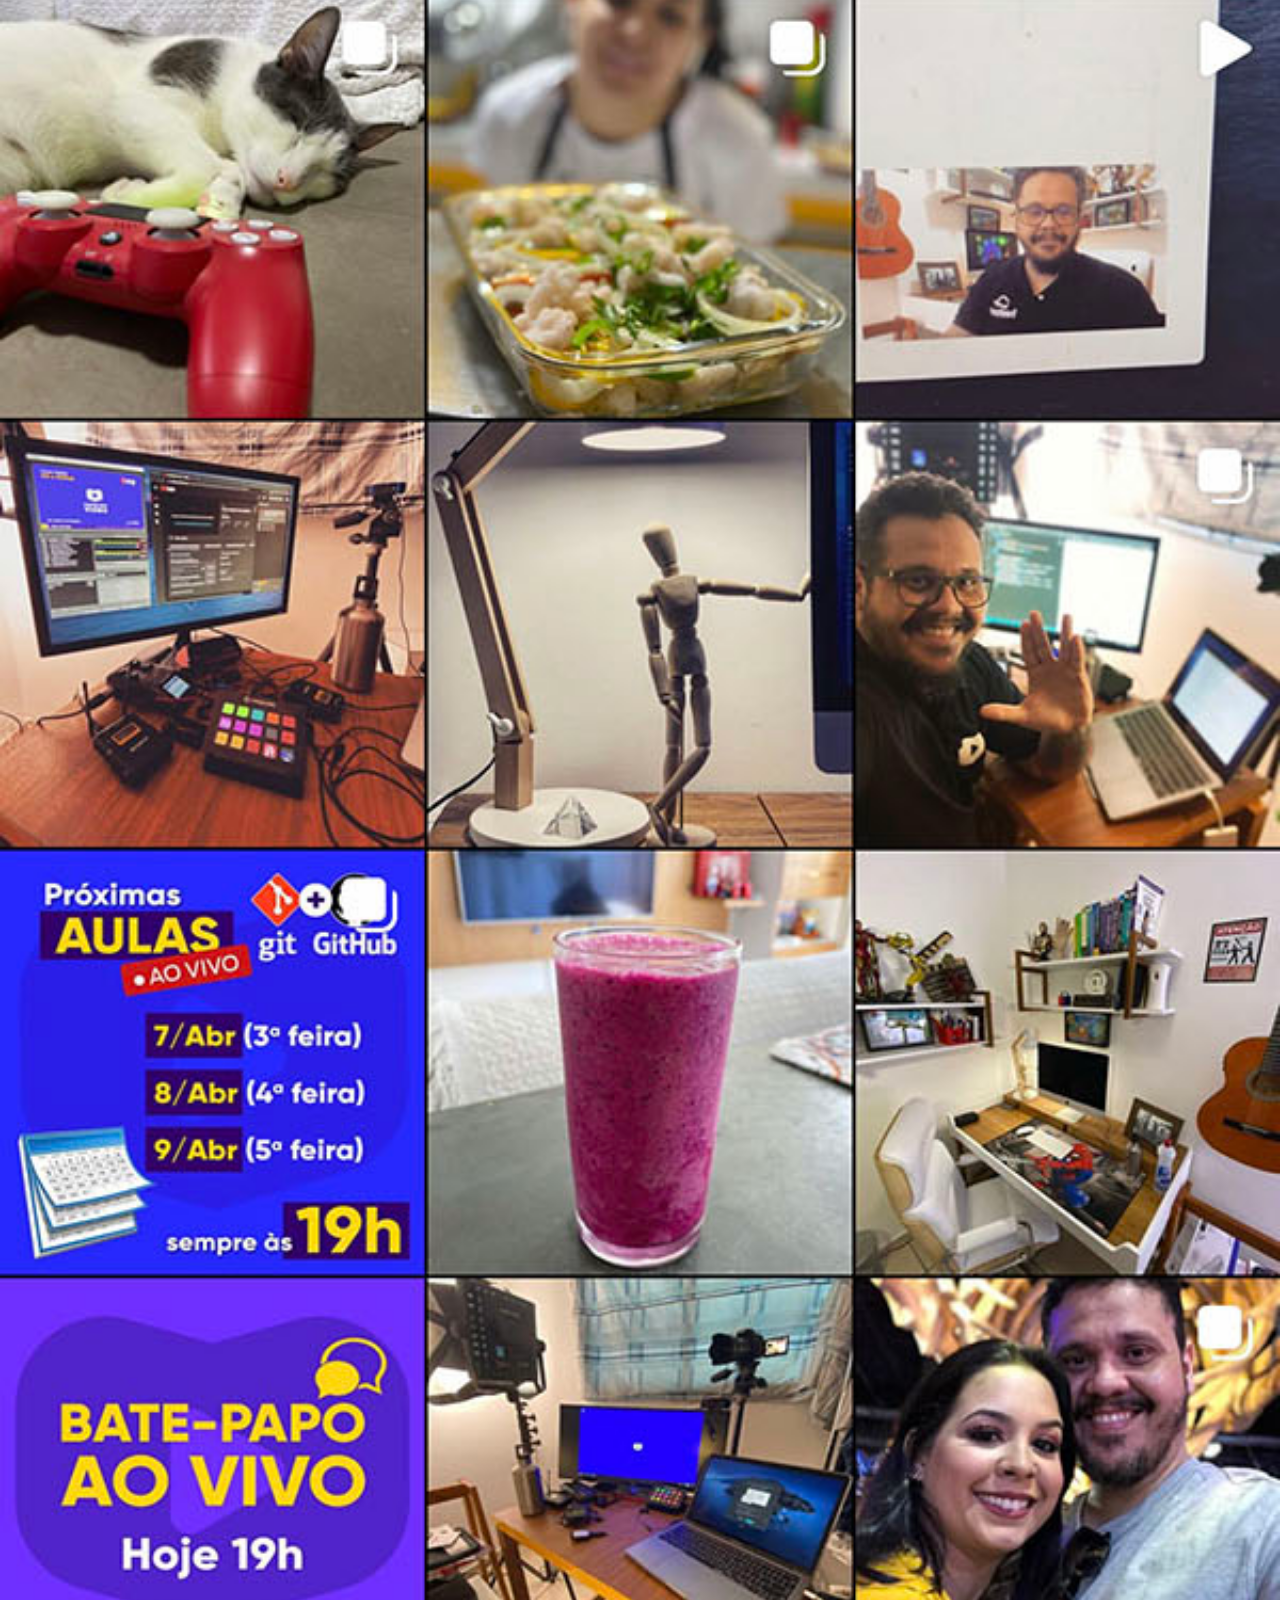
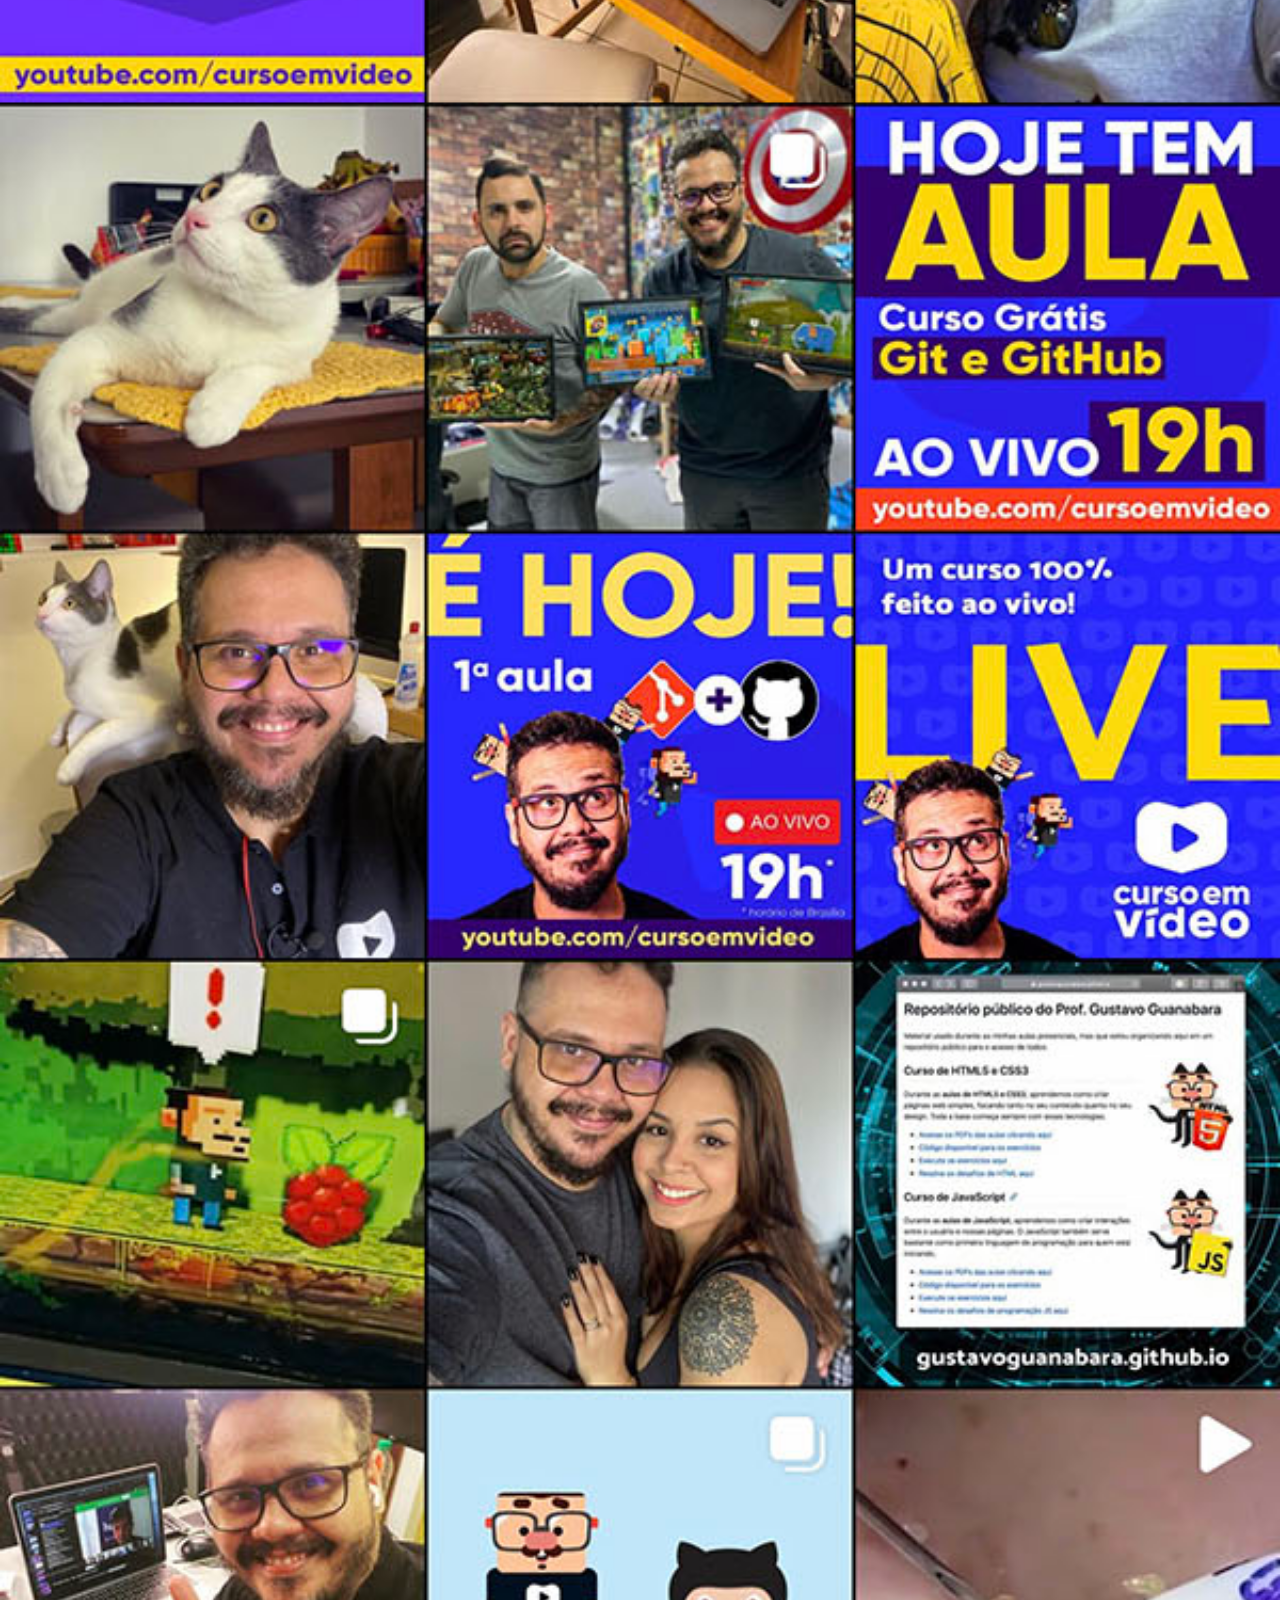
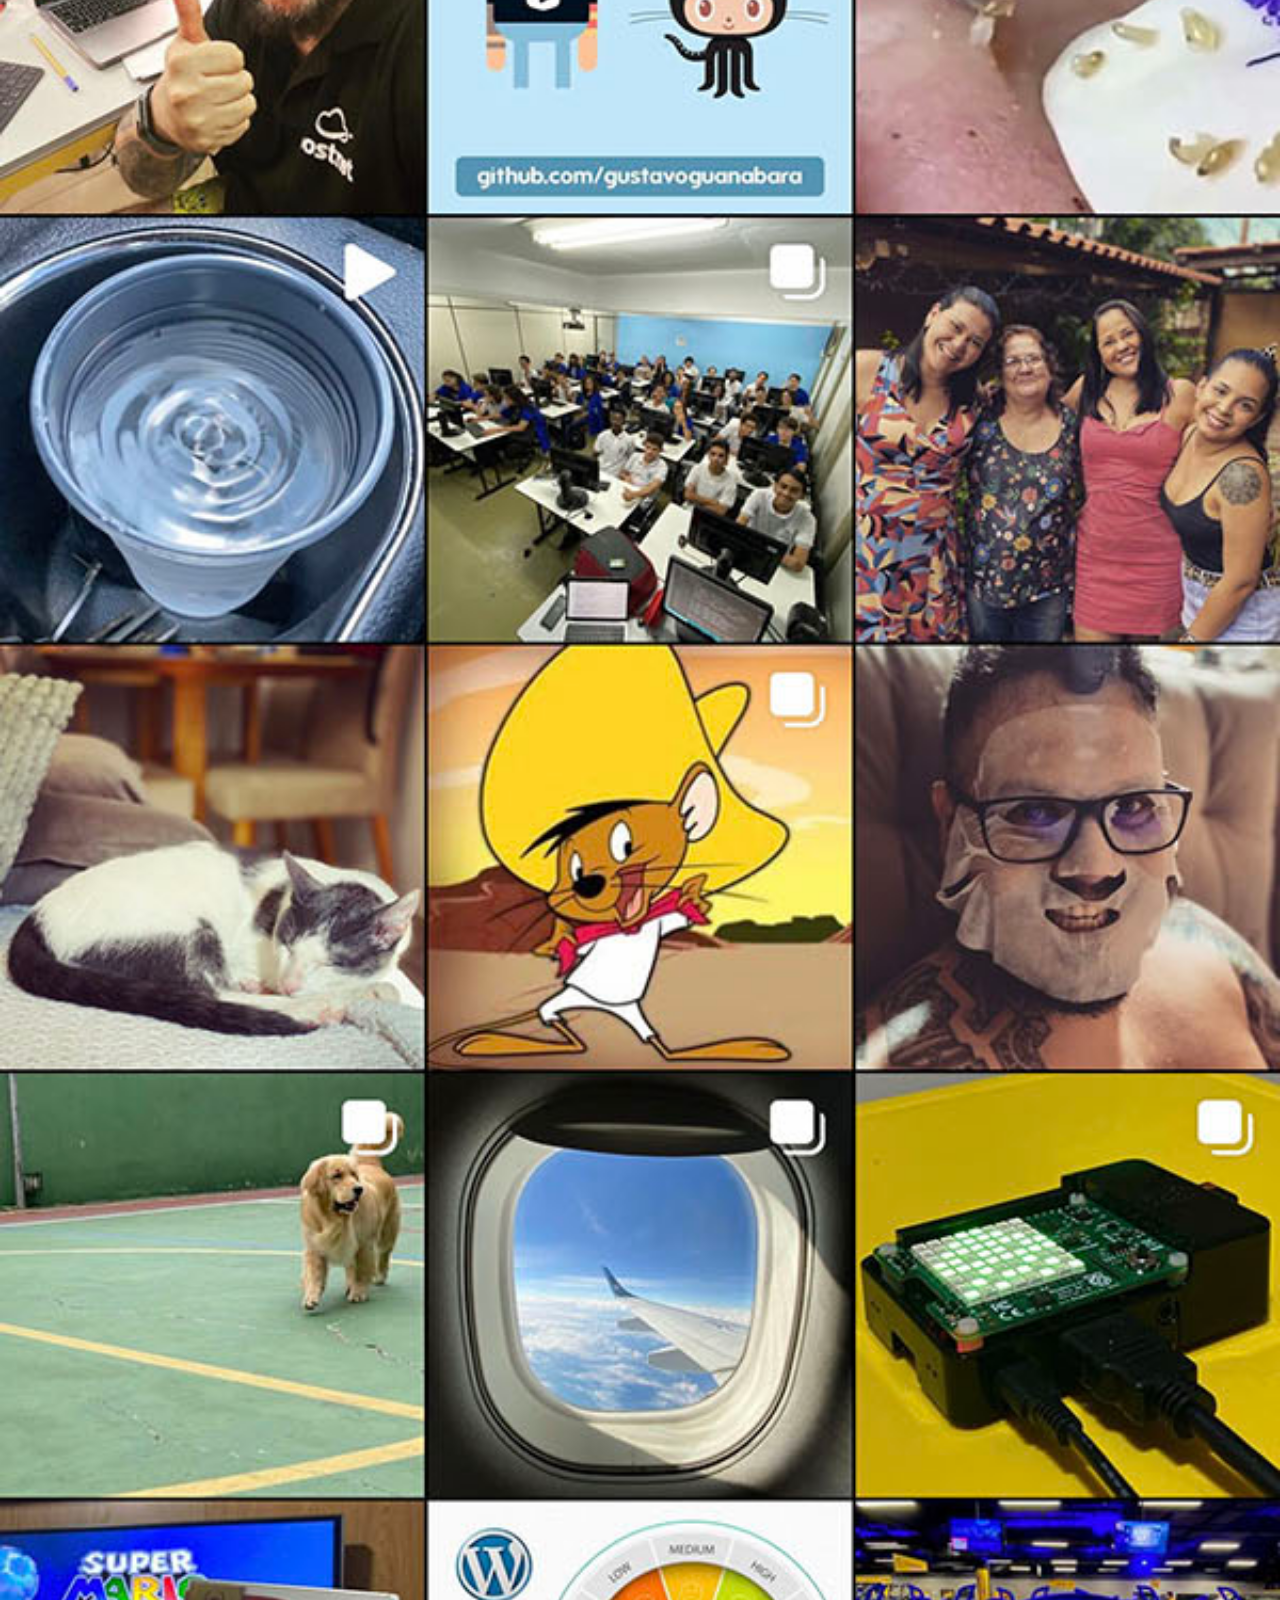
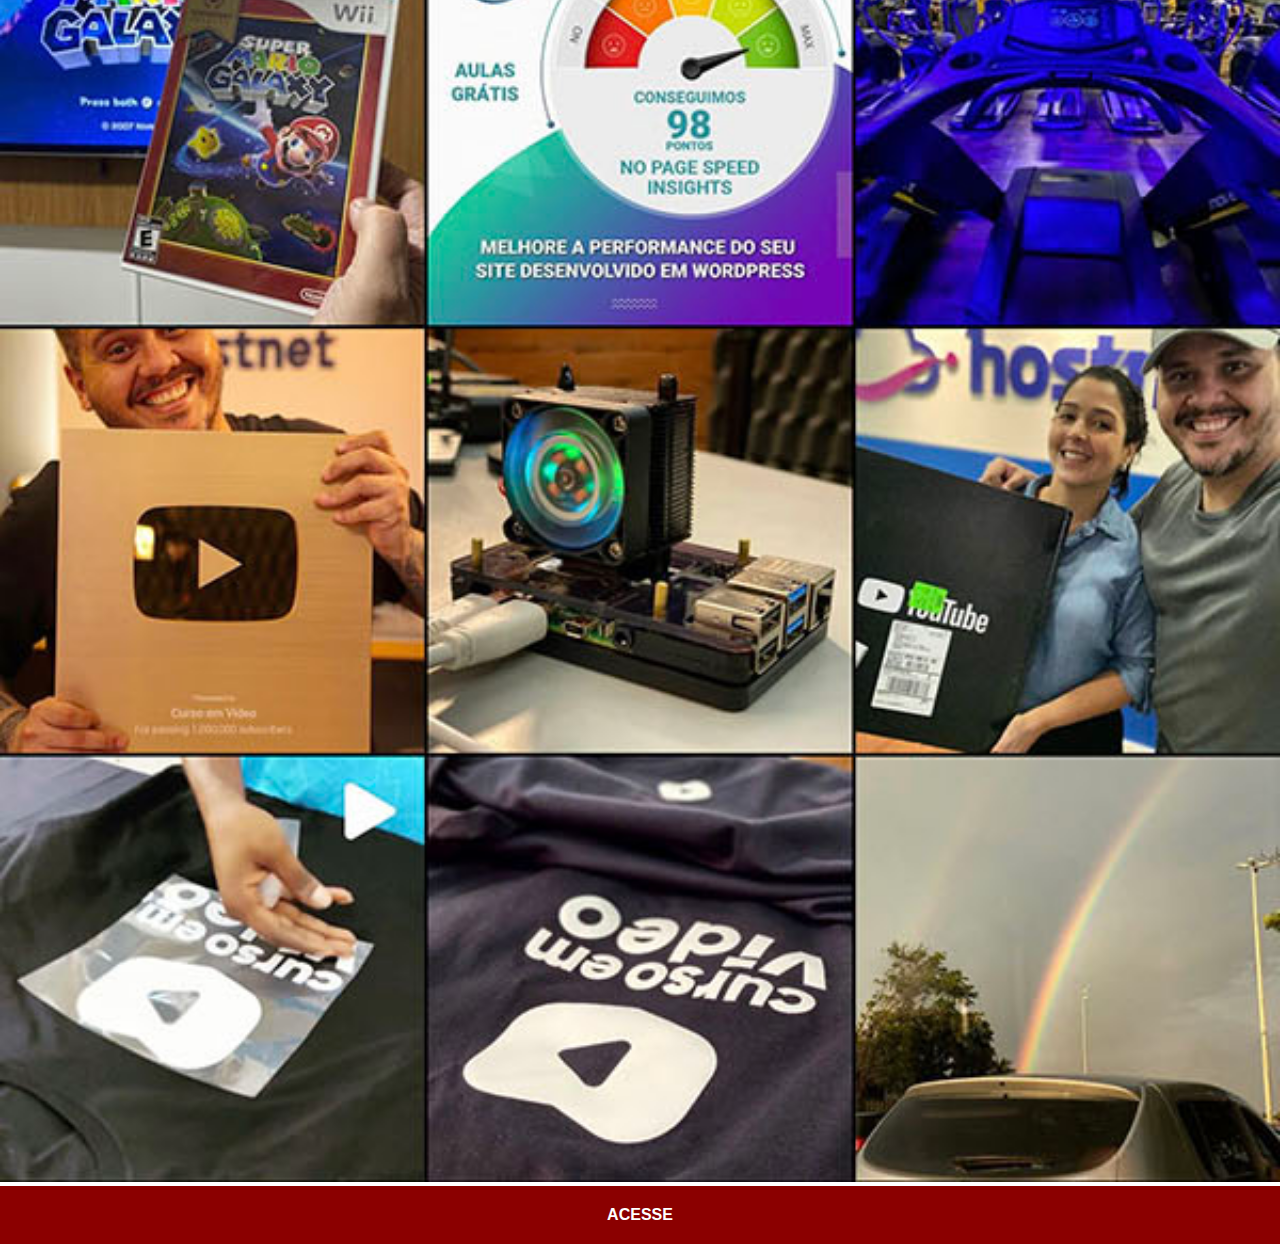
<file: instagram.html>
<!DOCTYPE html>
<html lang="pt-br">
<head>
    <meta charset="UTF-8">
    <meta name="viewport" content="width=device-width, initial-scale=1.0">
    <title>Instagram</title>
    <link rel="stylesheet" href="estilos/social.css">
</head>
<body>
    <img src="imagens/tela-instagram.jpg" alt="Instagram">
    <a href="https://www.instagram.com/gustavoguanabara/" target="_blank">ACESSE</a>
</body>
</html>
</file>
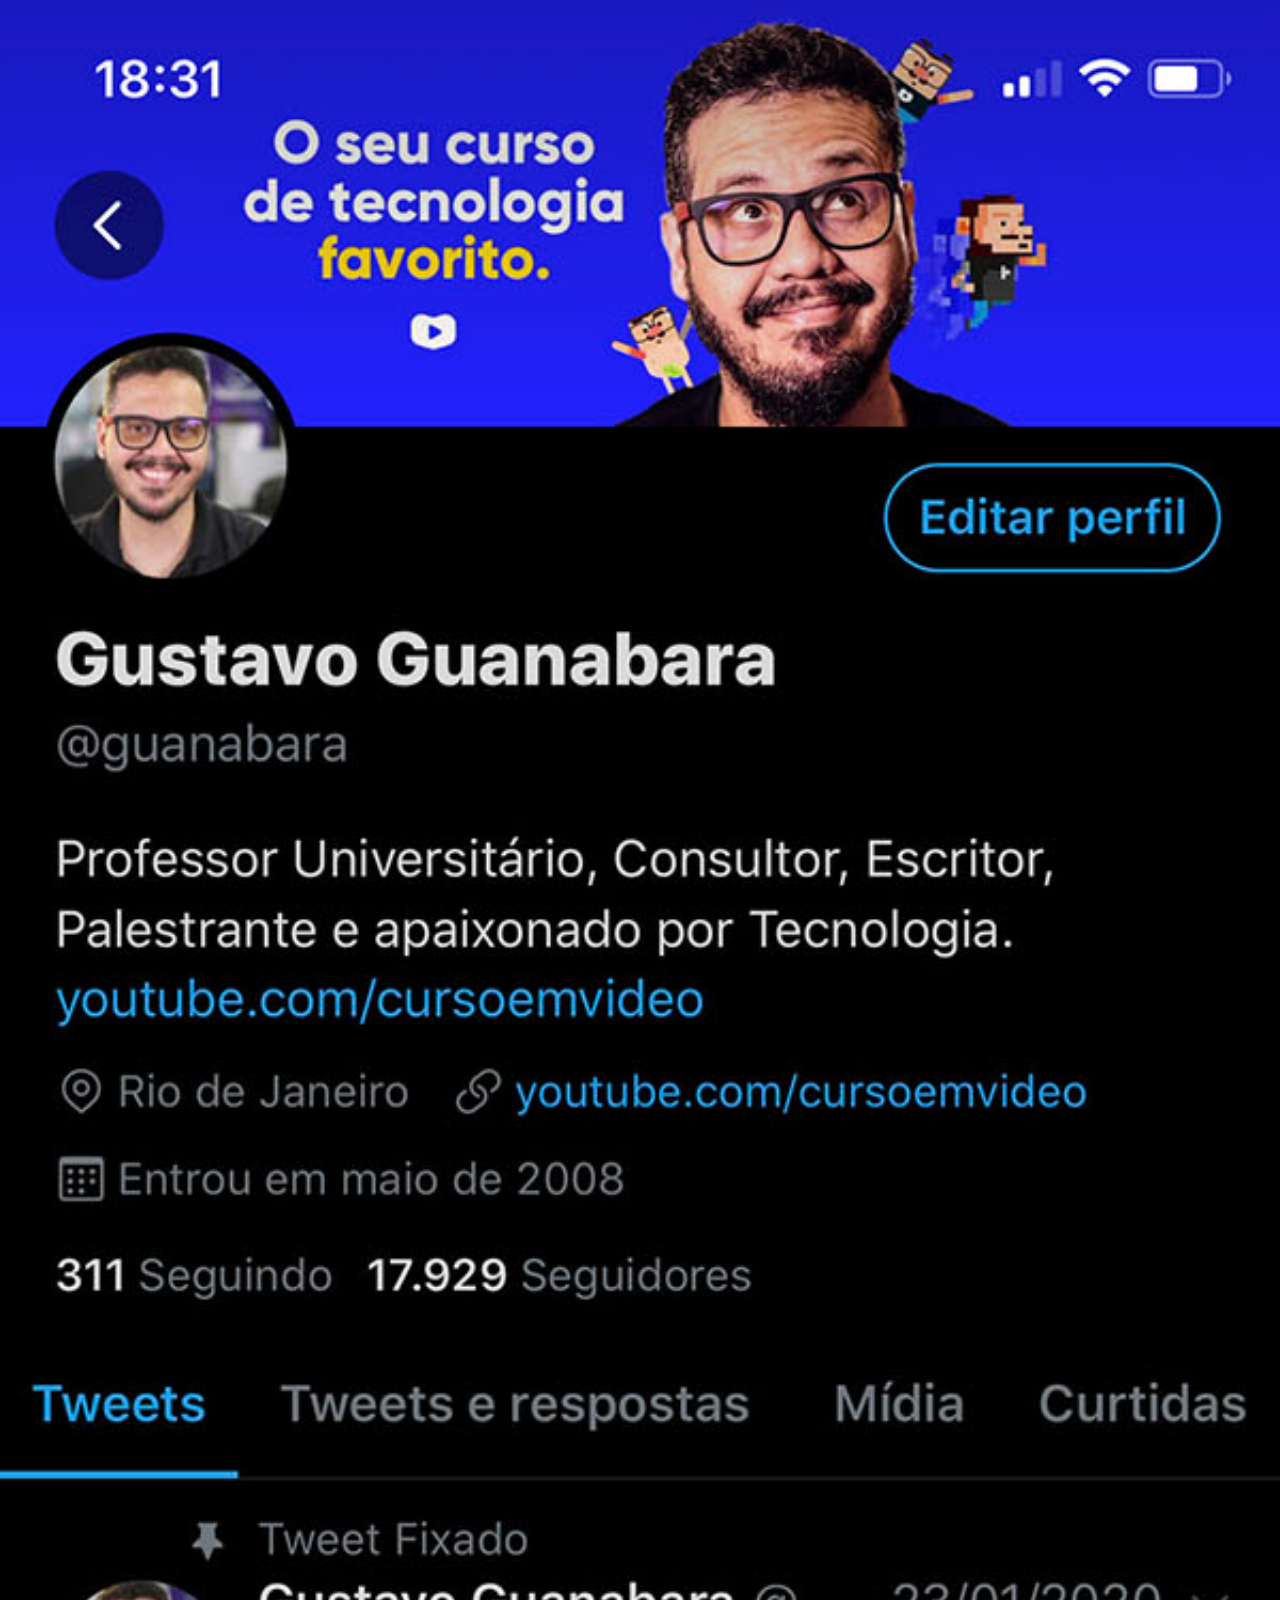
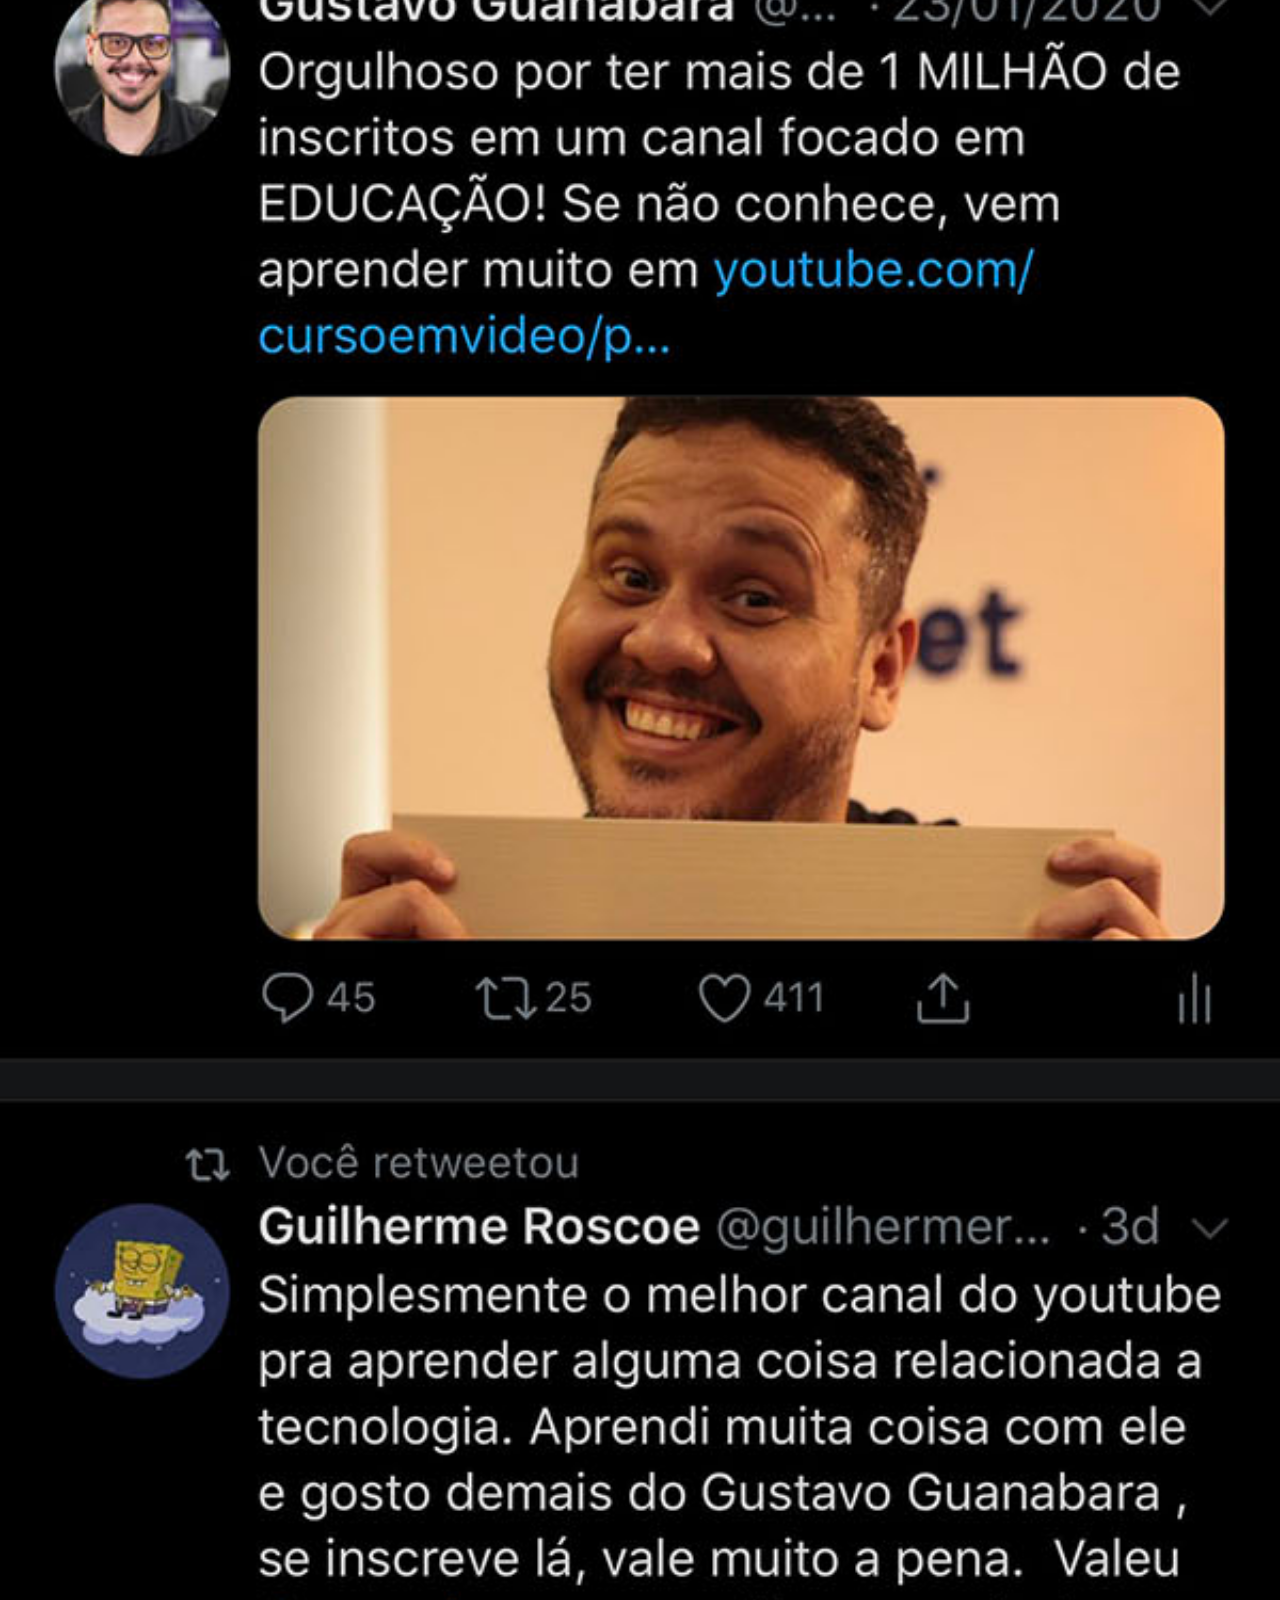
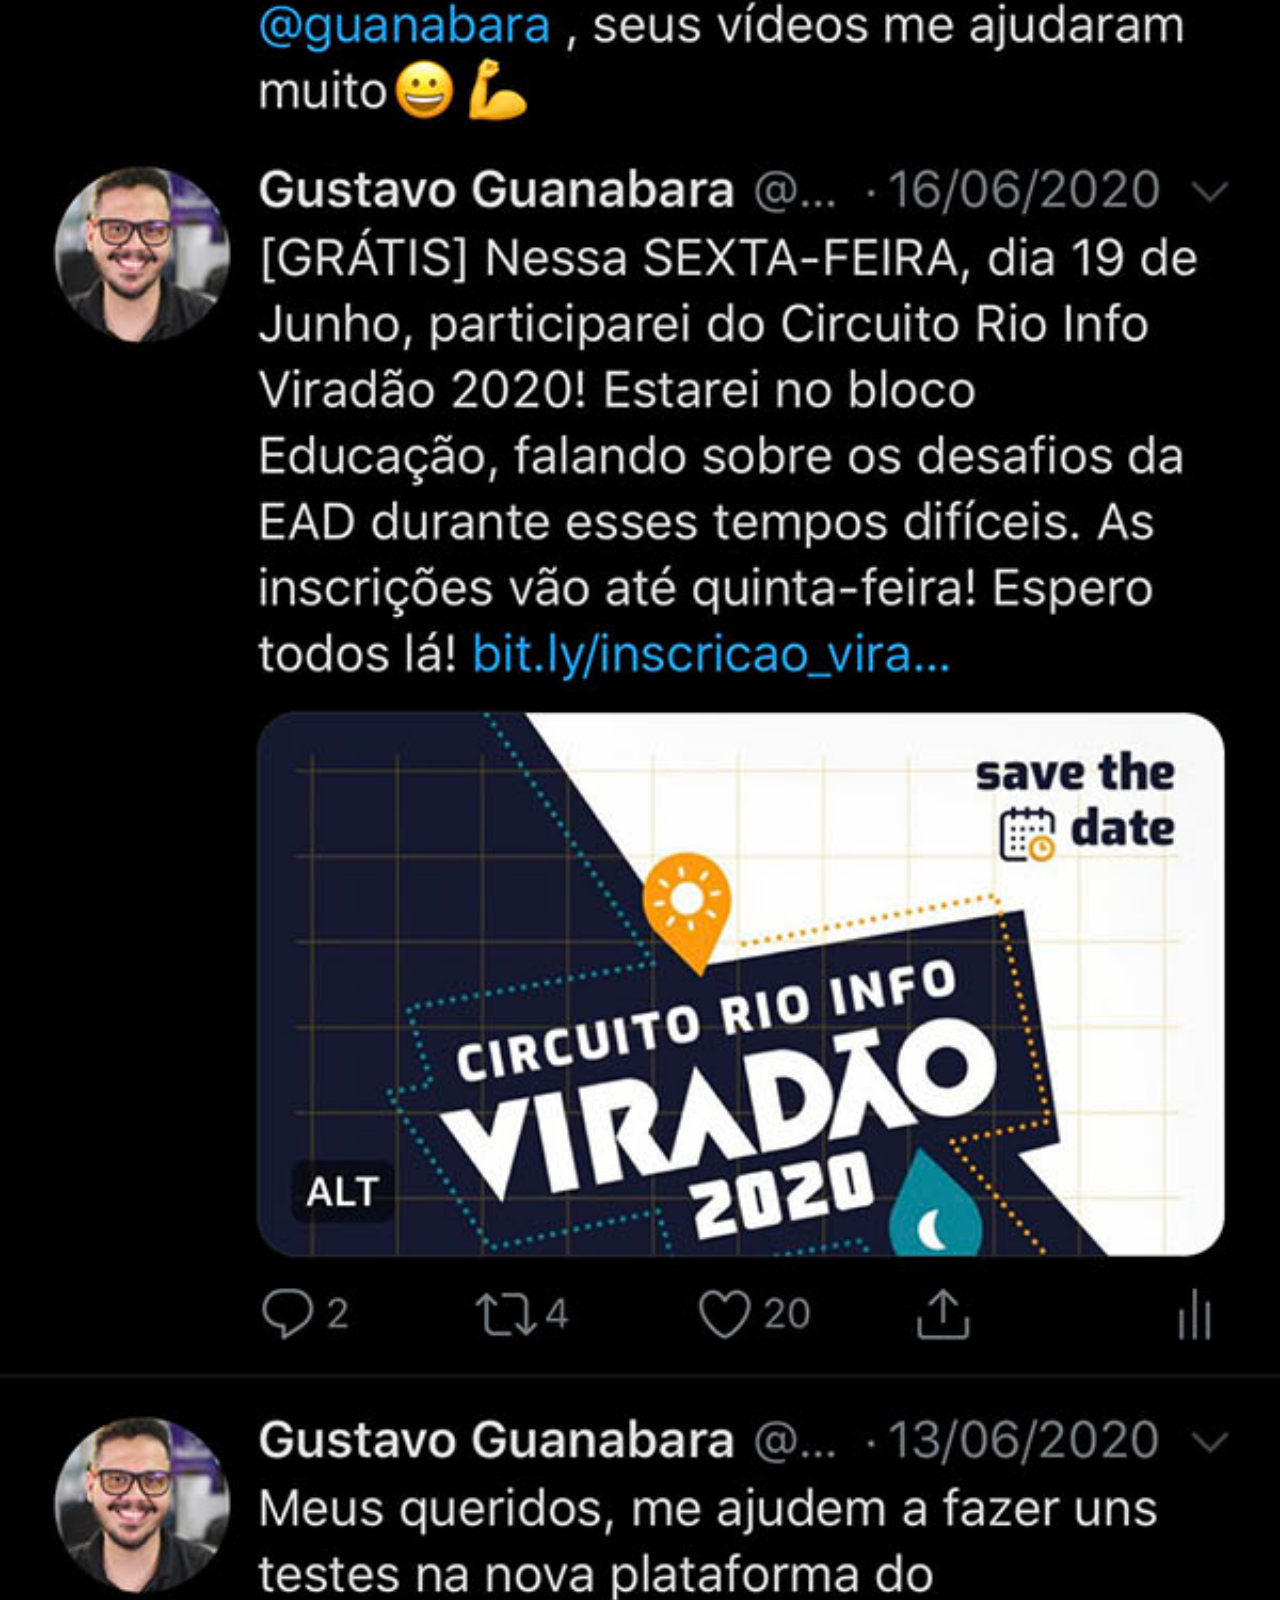
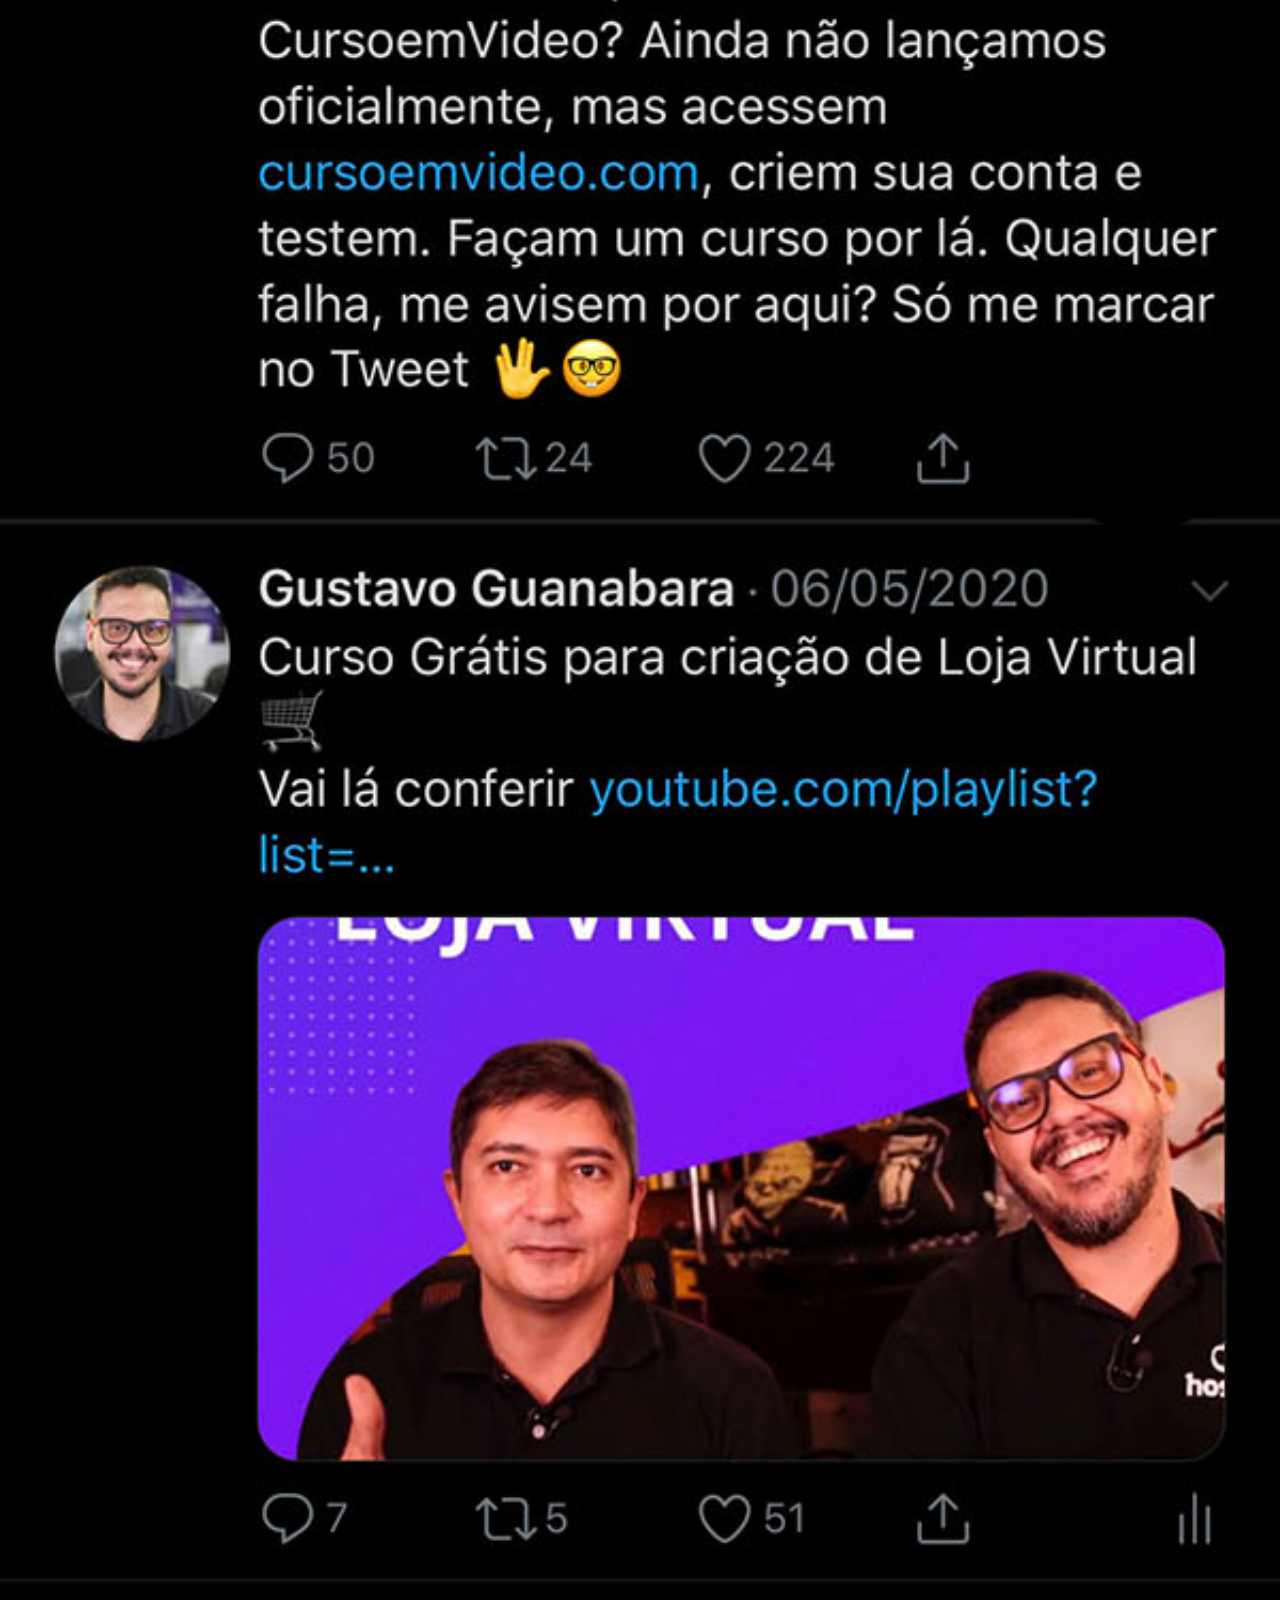
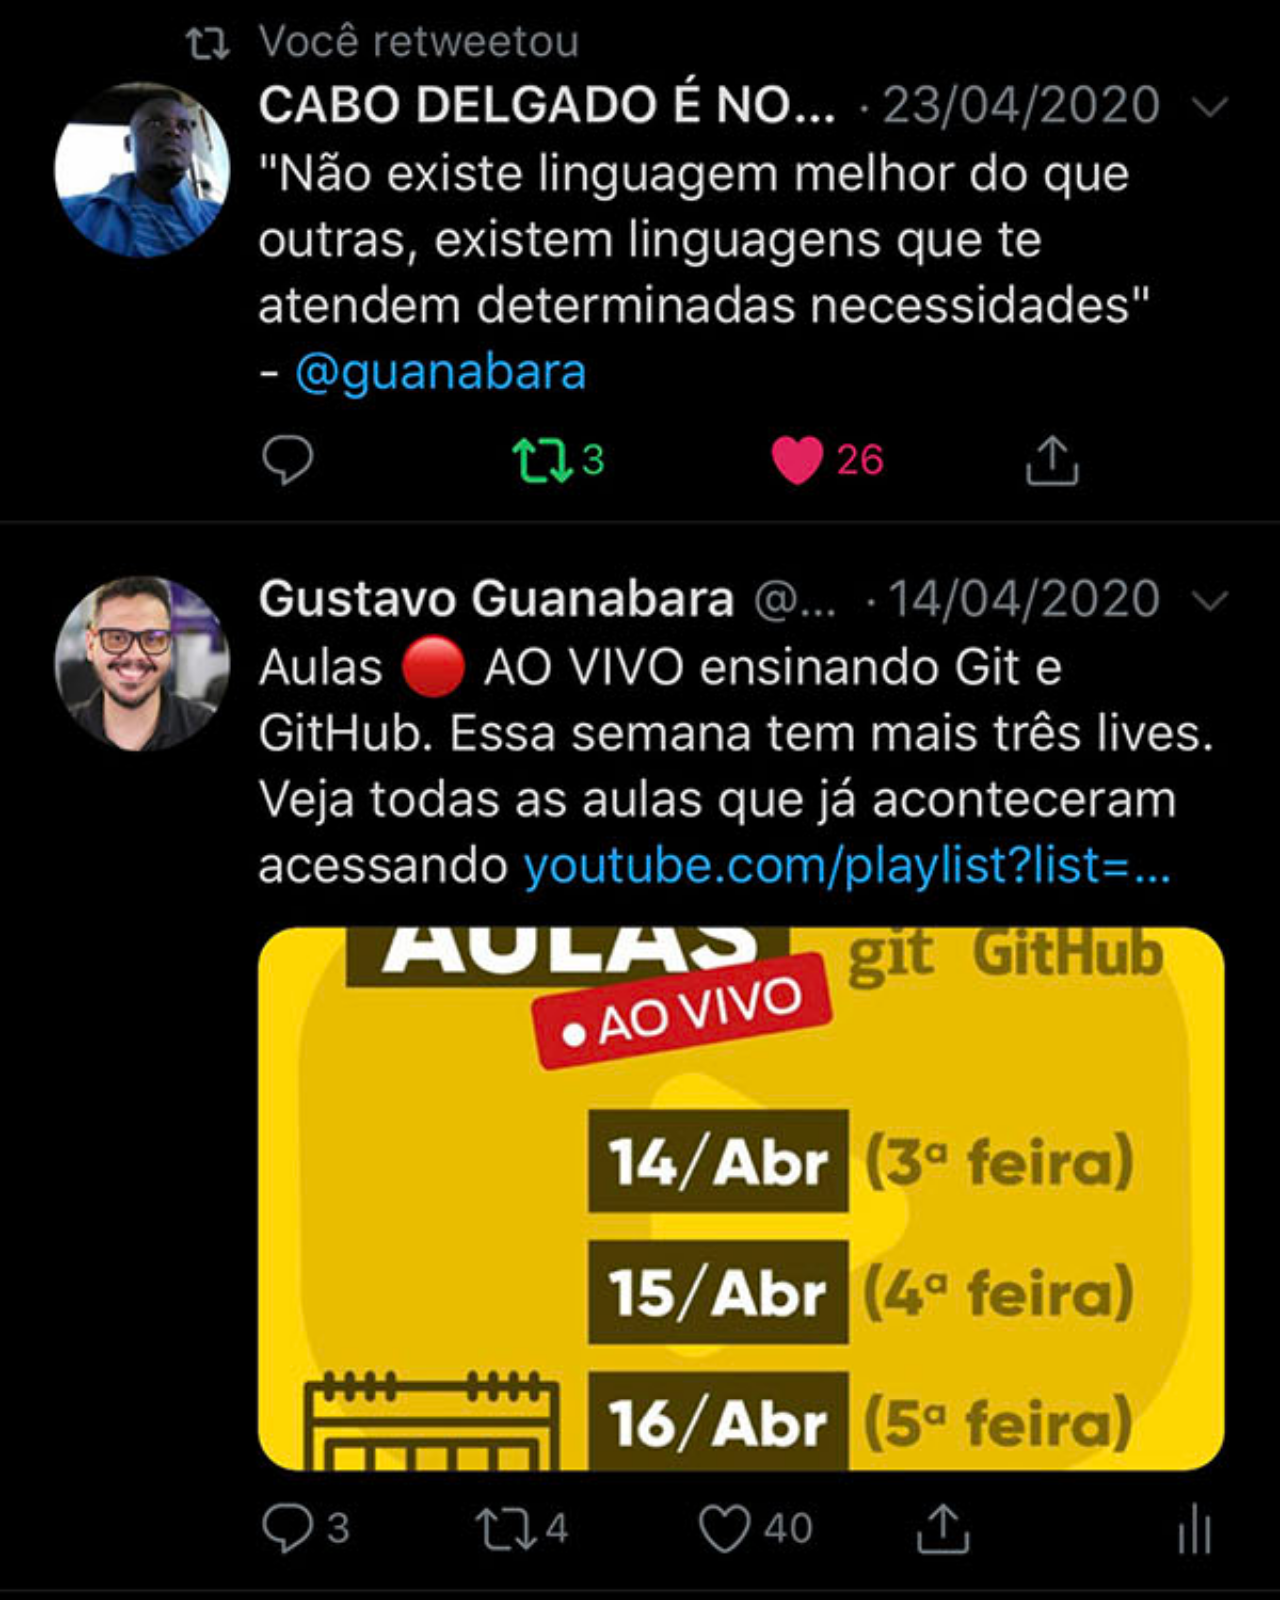
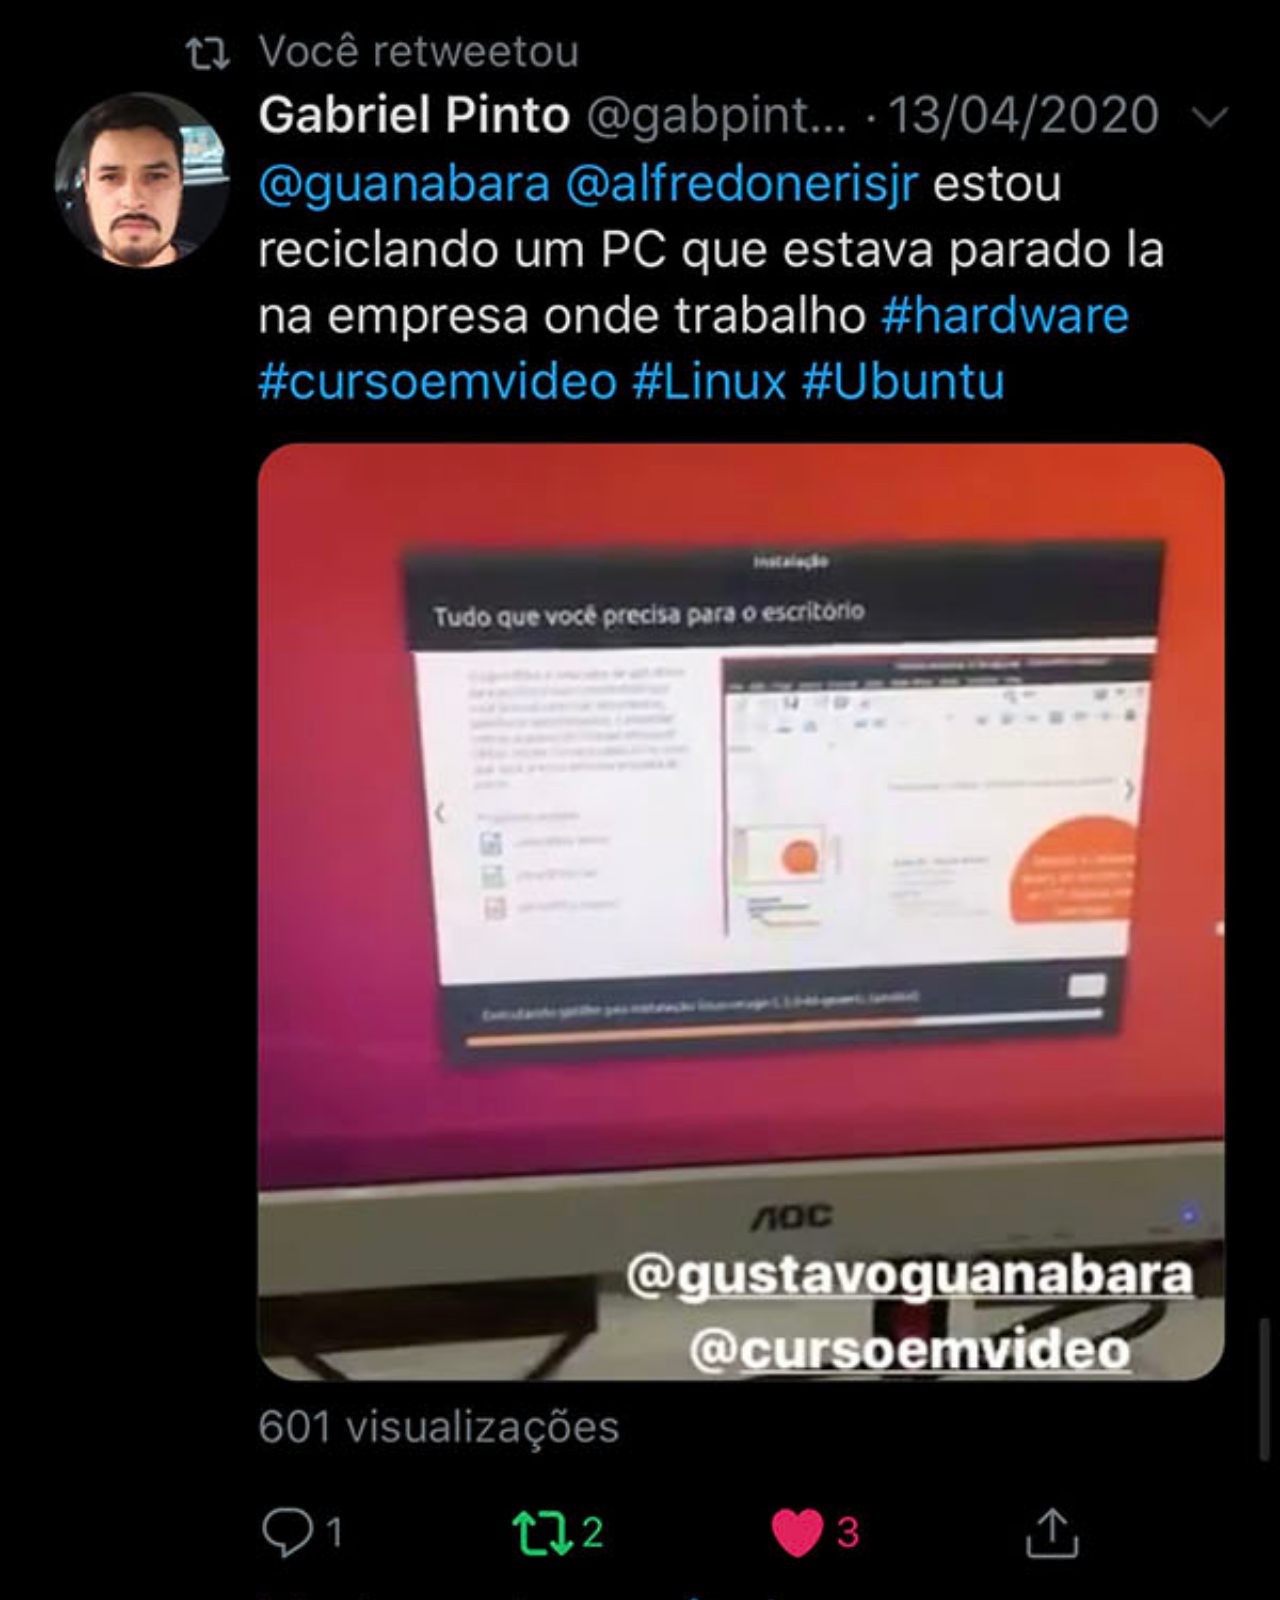
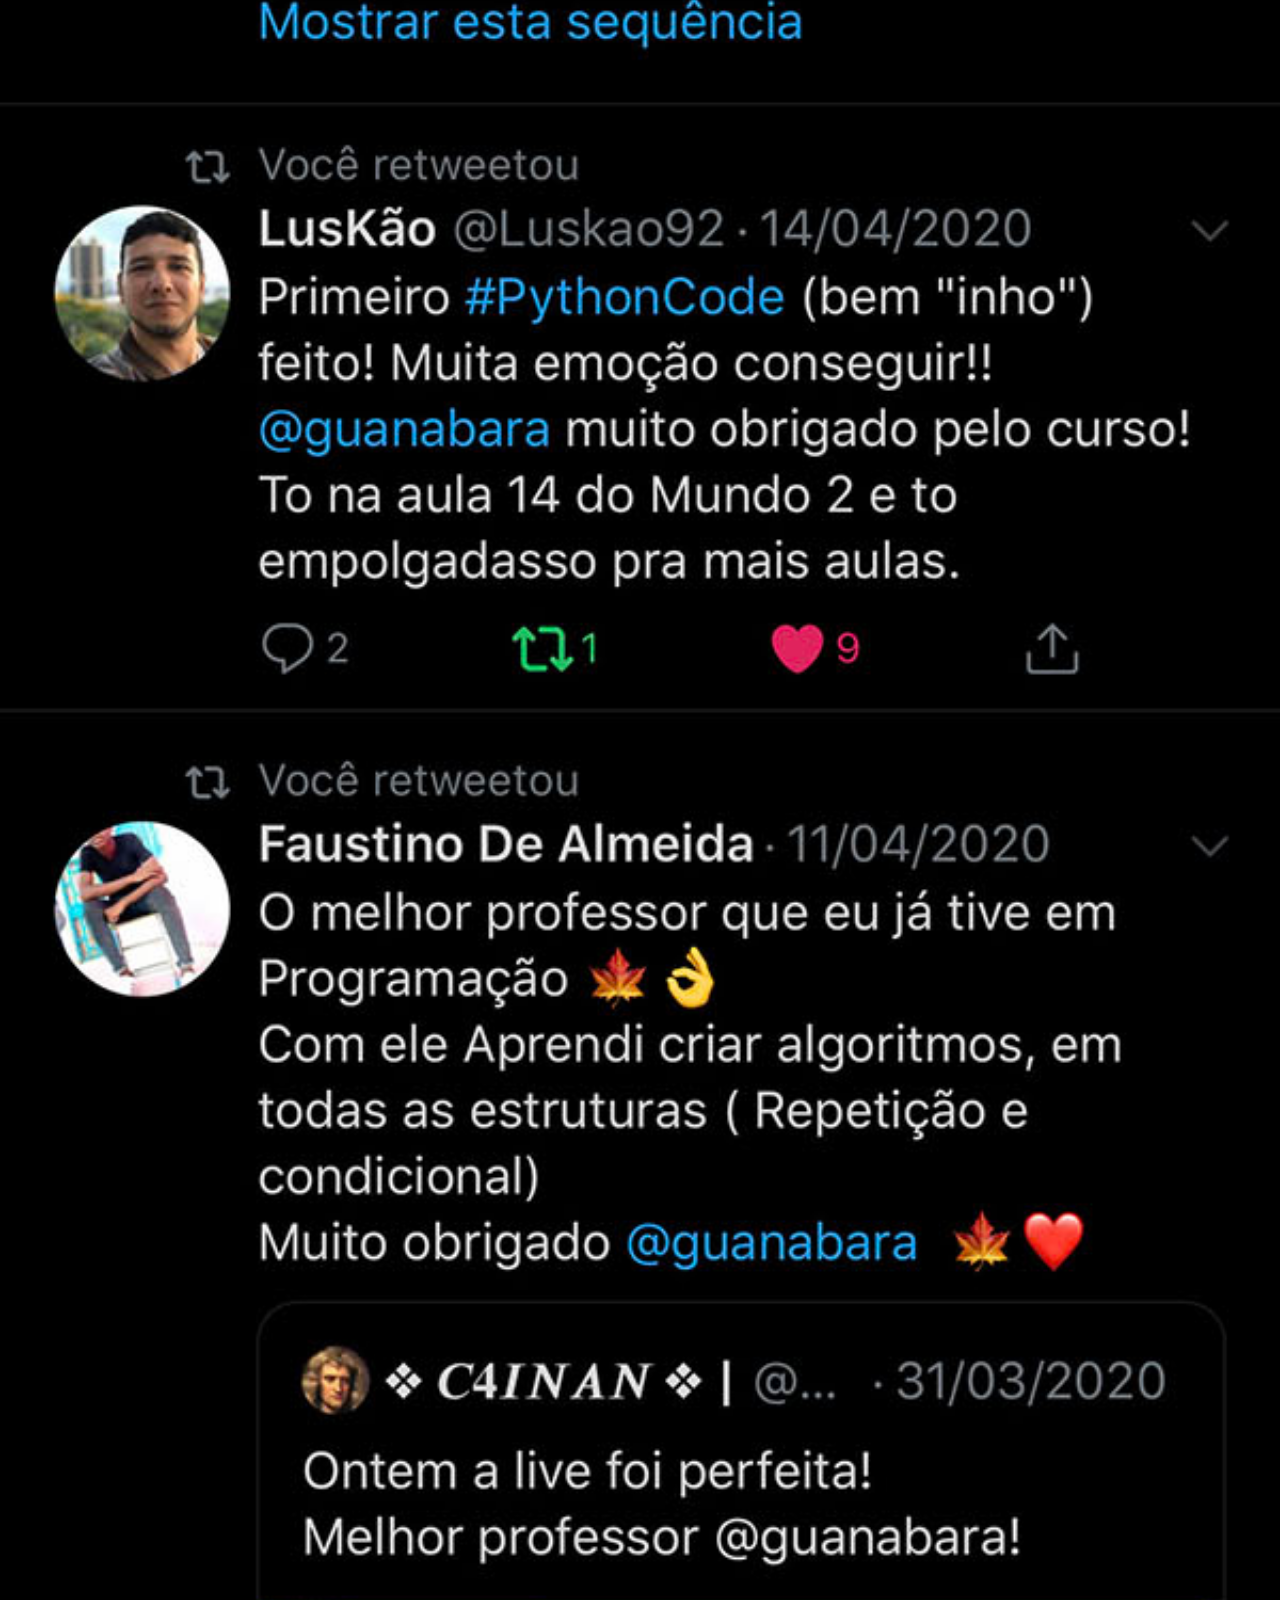
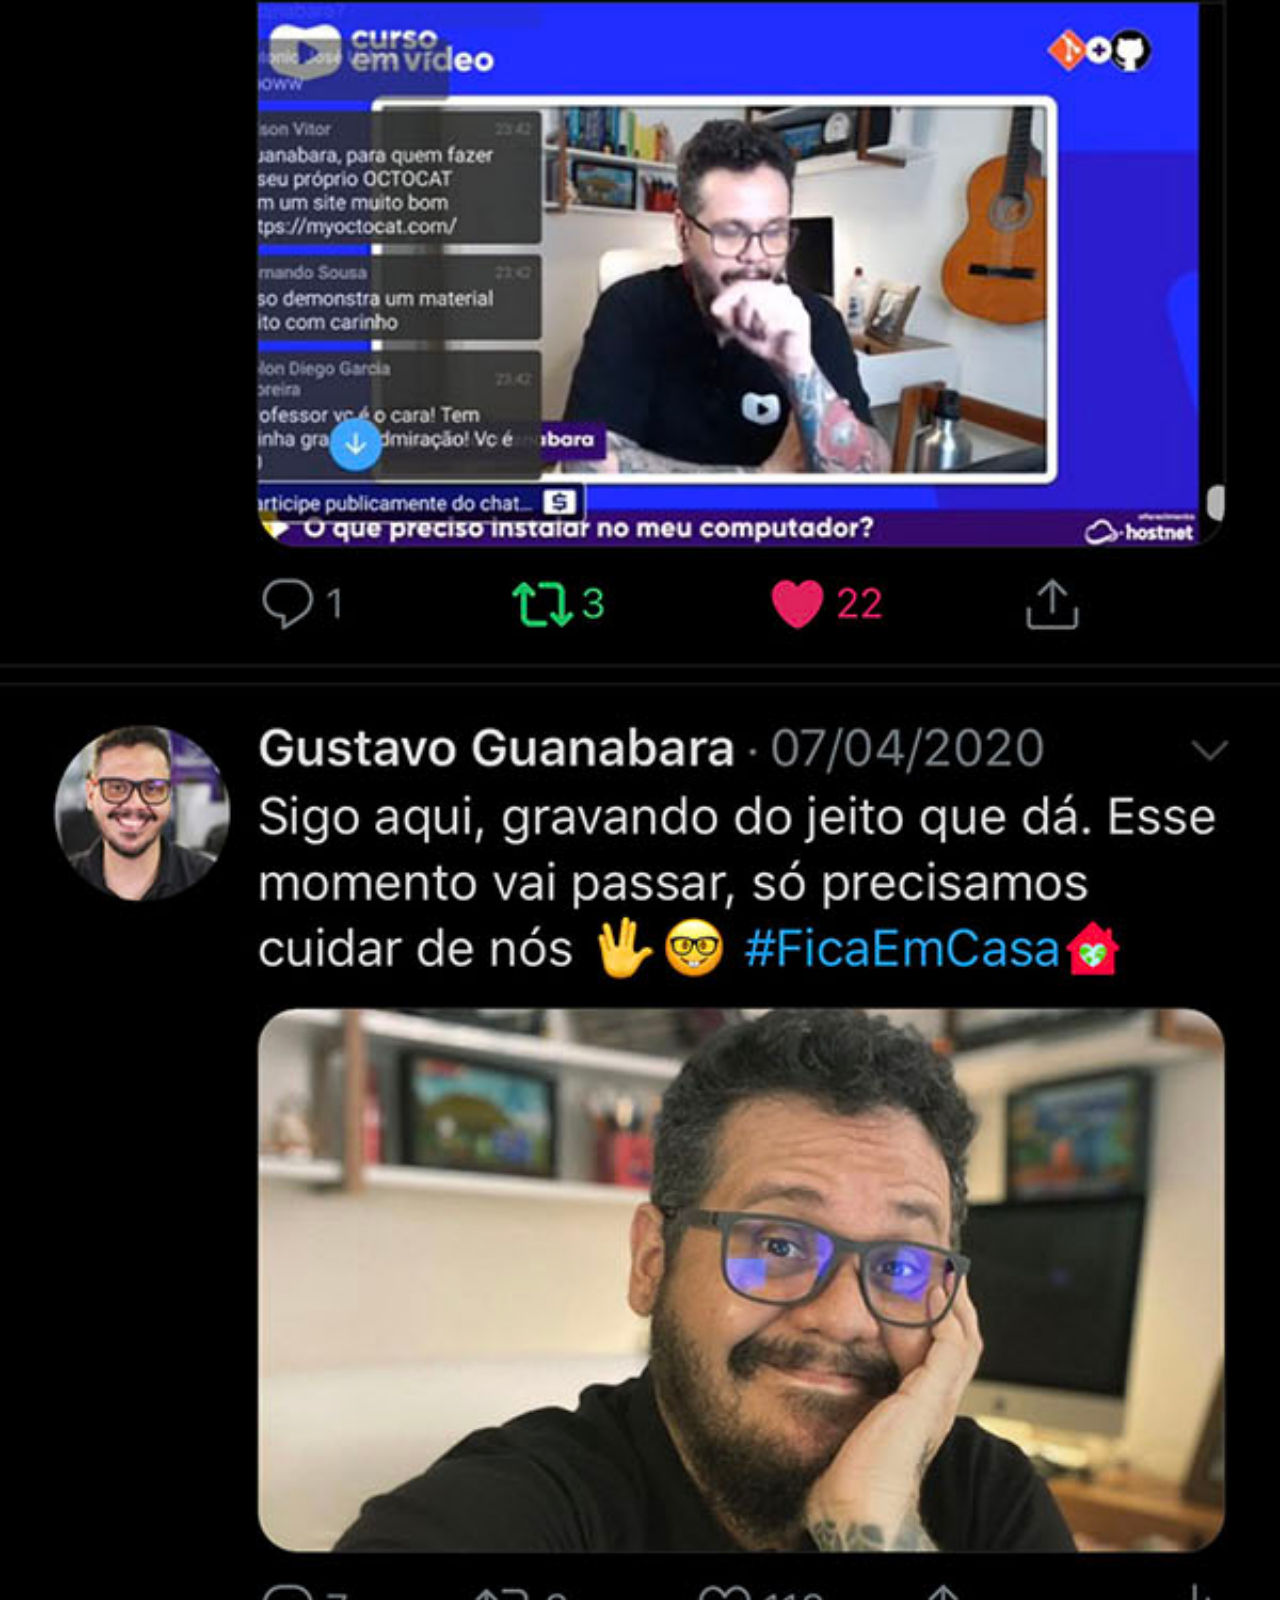
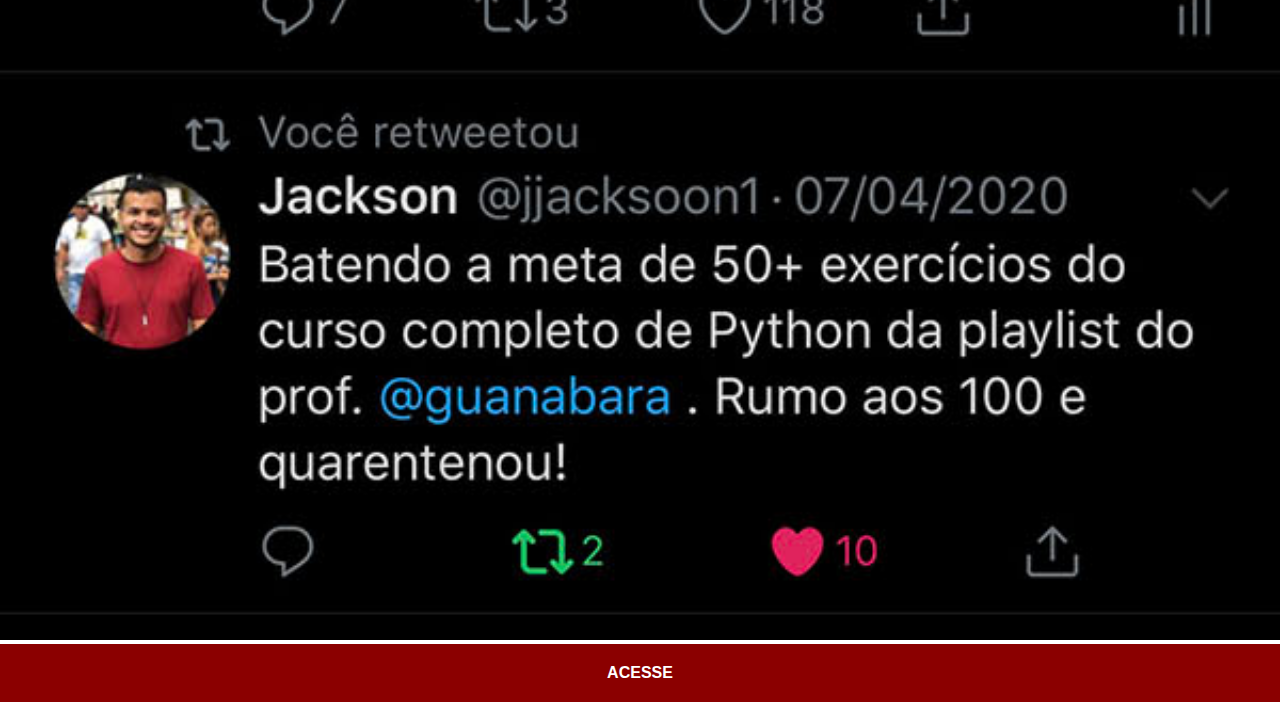
<file: x.html>
<!DOCTYPE html>
<html lang="pt-br">
<head>
    <meta charset="UTF-8">
    <meta name="viewport" content="width=device-width, initial-scale=1.0">
    <title>X</title>
    <link rel="stylesheet" href="estilos/social.css">
</head>
<body>
    <img src="imagens/tela-twitter.jpg" alt="X">
    <a href="https://x.com/guanabara" target="_blank">ACESSE</a>
</body>
</html>
</file>
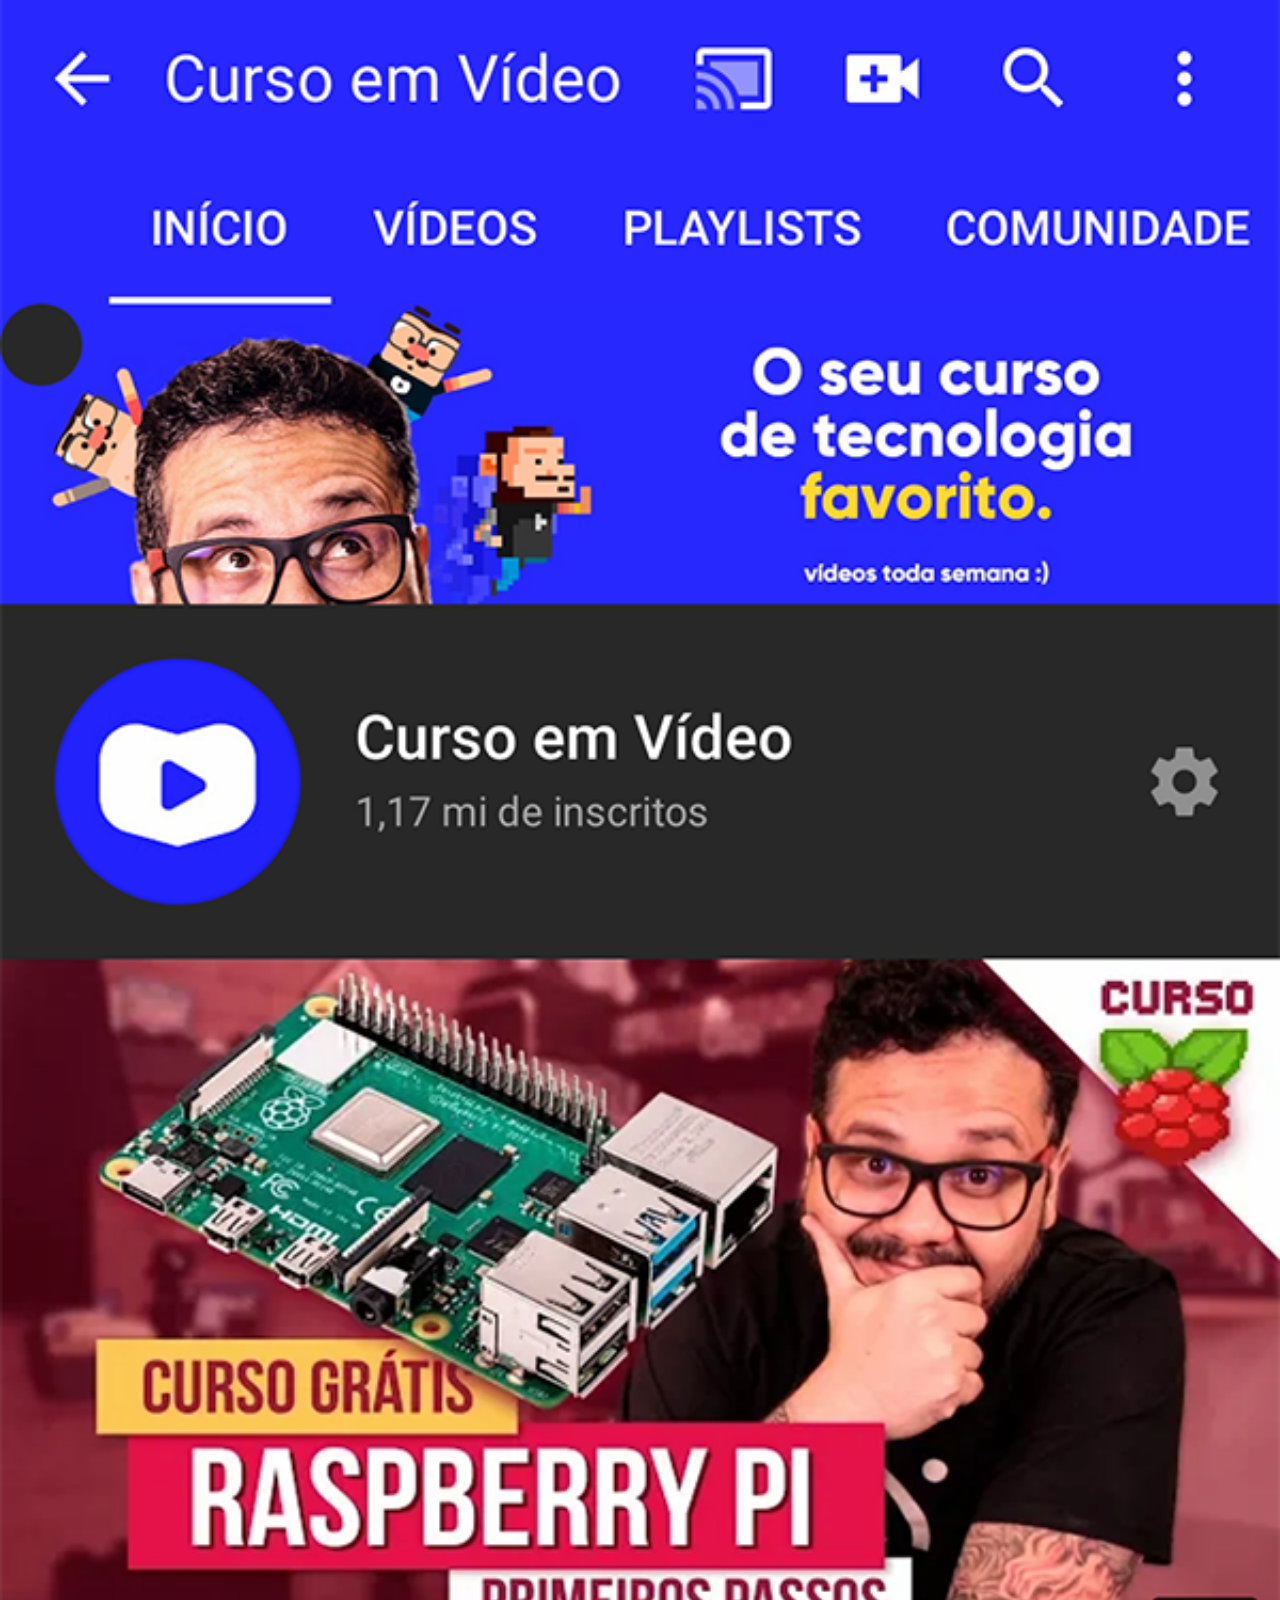
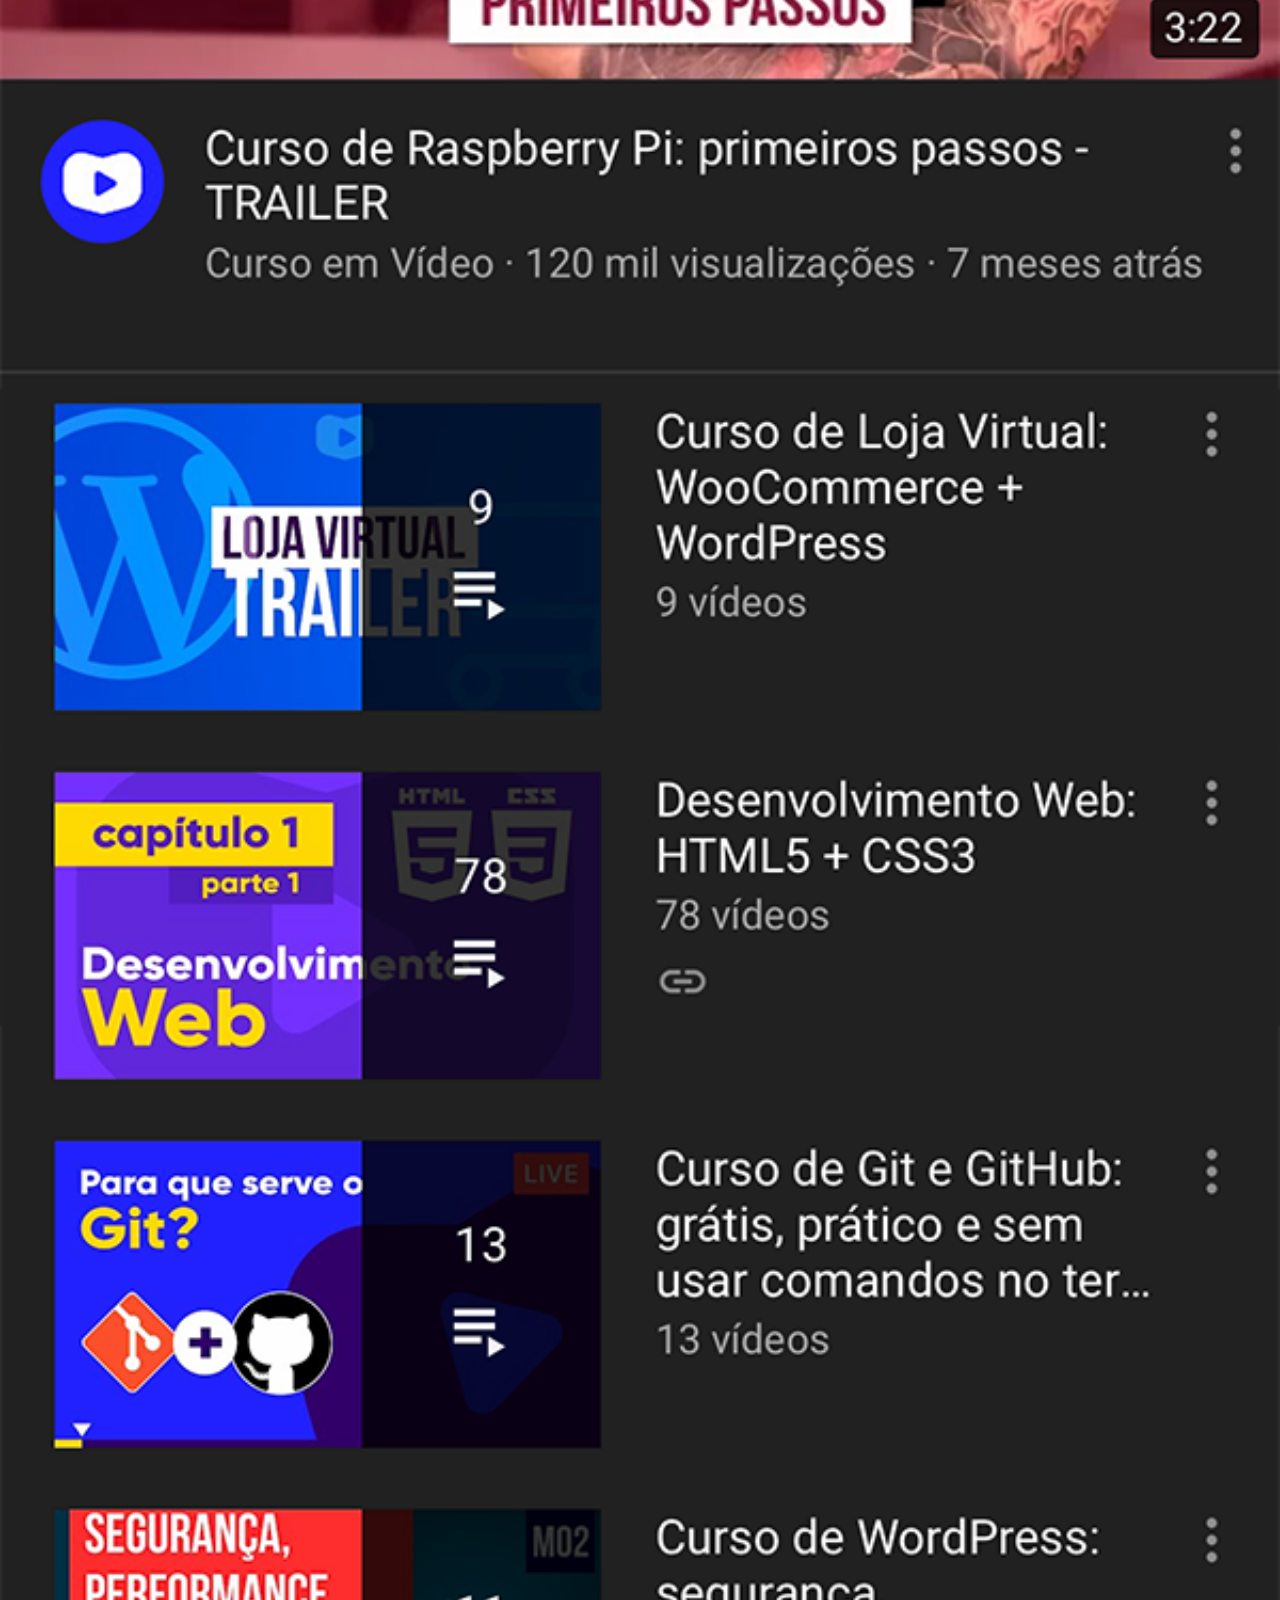
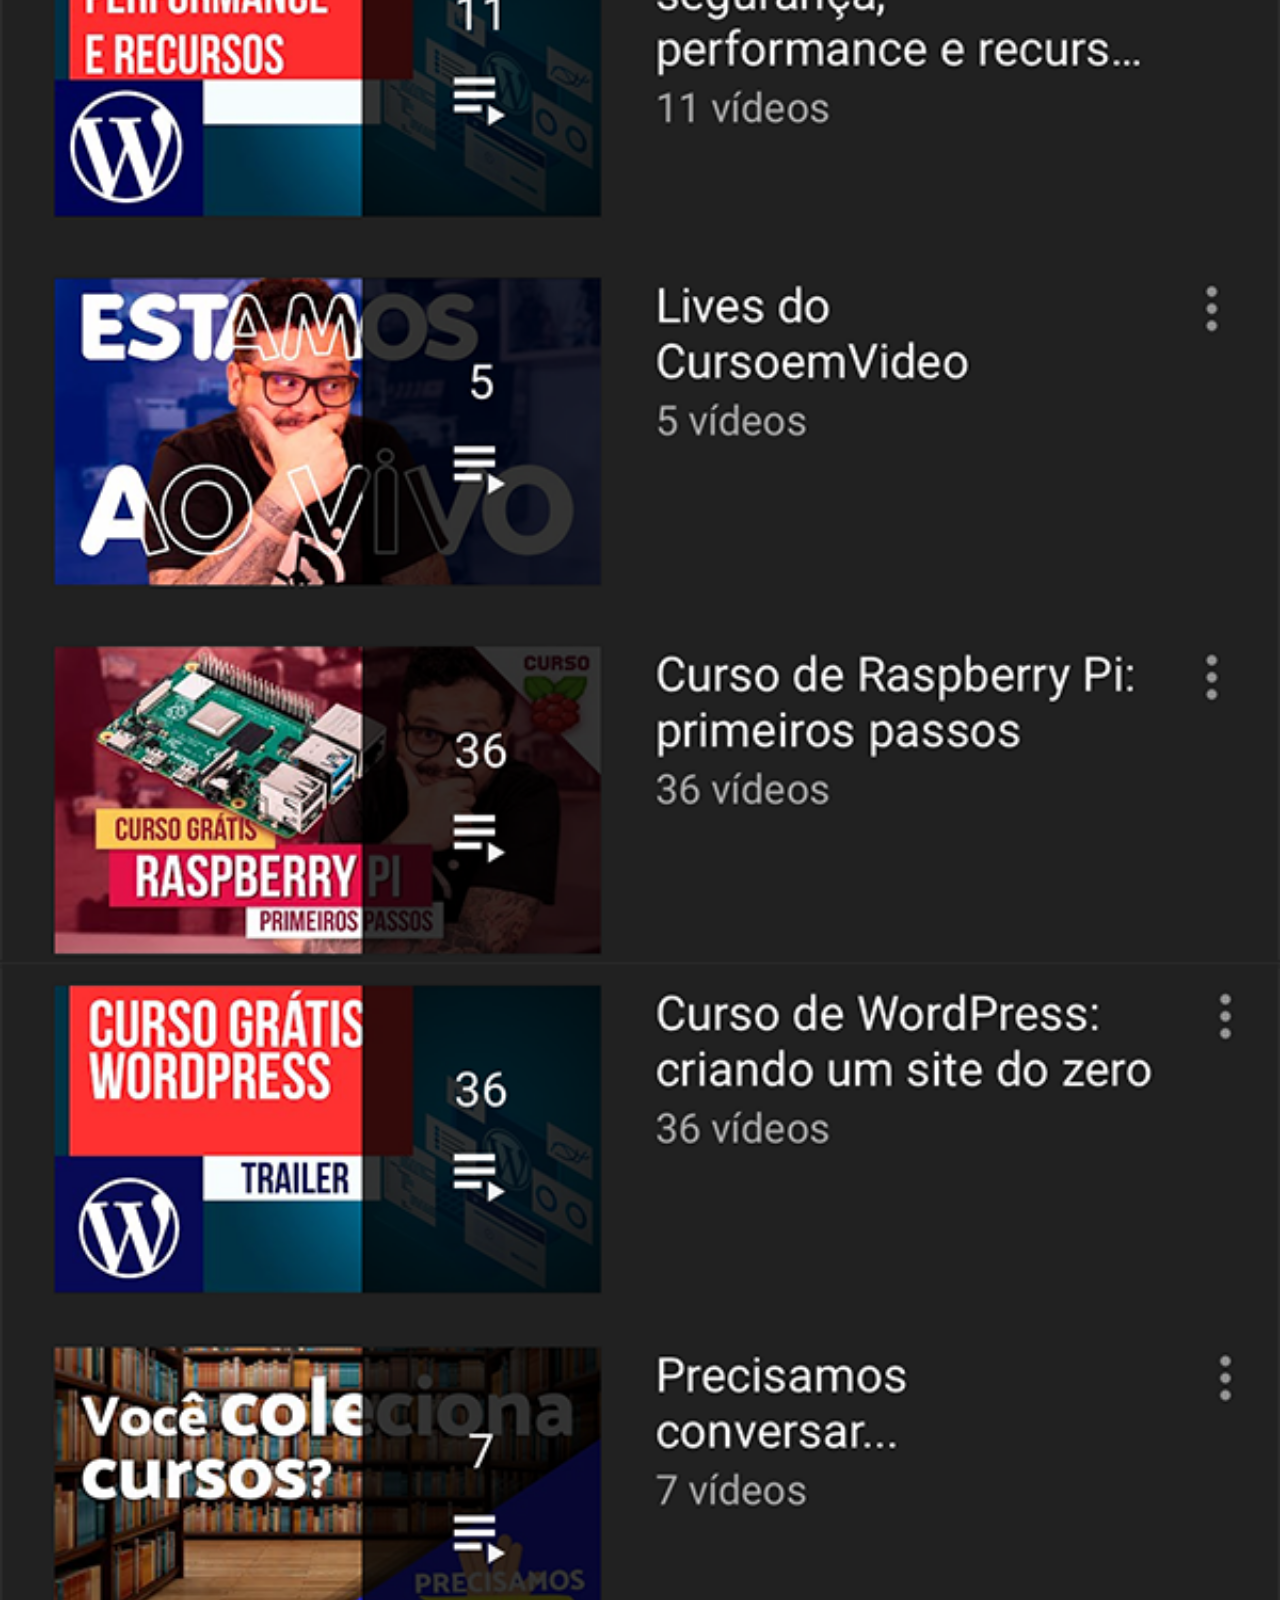
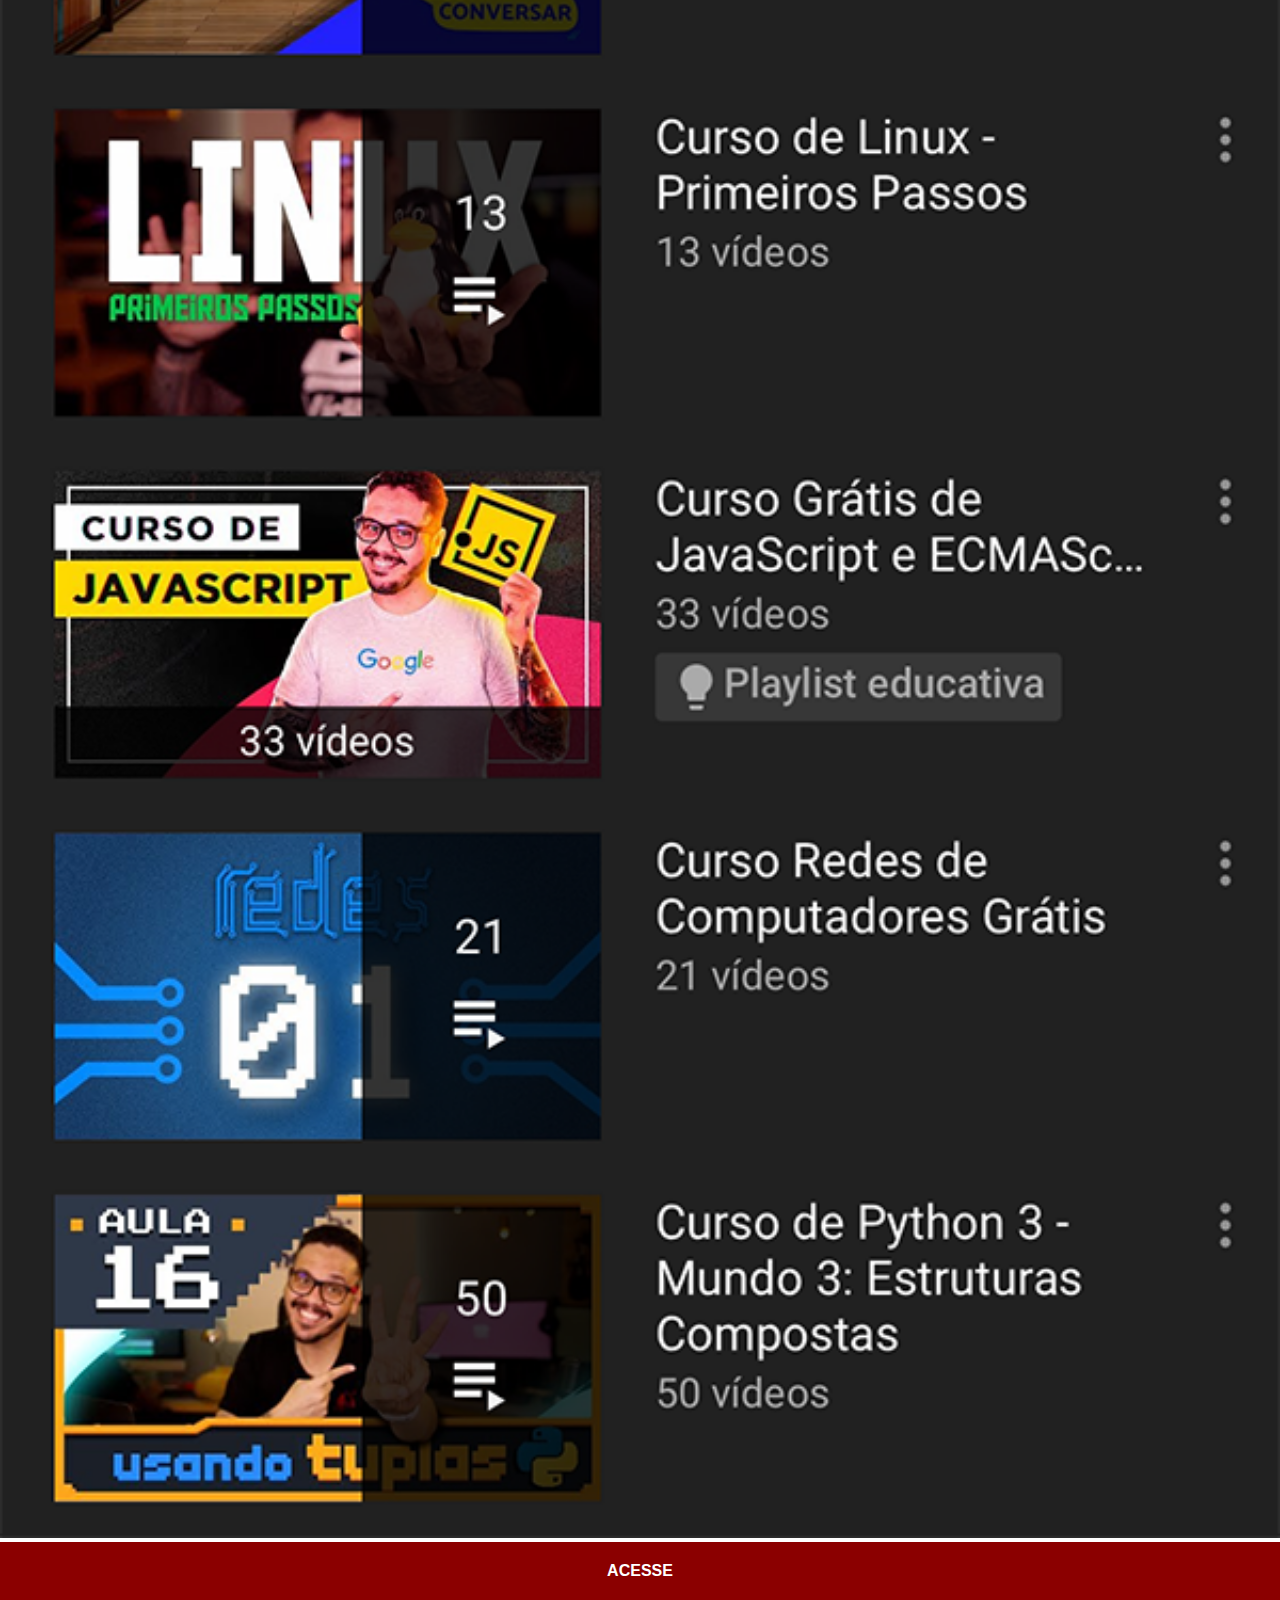
<file: youtube.html>
<!DOCTYPE html>
<html lang="pt-br">
<head>
    <meta charset="UTF-8">
    <meta name="viewport" content="width=device-width, initial-scale=1.0">
    <title>YouTube</title>
   <link rel="stylesheet" href="estilos/social.css">
</head>
<body>
    <img src="imagens/tela-youtube.png" alt="YouTube">
    <a href="https://www.youtube.com/c/CursoemV%C3%ADdeo" target="_blank">ACESSE</a>
</body>
</html>
</file>
<file: estilos/style.css>
@charset "UTF-8";

*{
    margin: 0px;
    padding: 0px;
    font-family: Arial, Helvetica, sans-serif;
}

HTML, body{
    height: 100vh;
    width: 100vw;
    background-color: black;
}

body{
     background: url(../imagens/fundo-madeira.jpg) no-repeat top center fixed;
     background-size: cover;
}

main{
    position: relative;
    height: 100vh;
}

section#telefone{
    position: absolute;
    top: 50%;
    left: 50%;
    transform: translate(-50%, -50%);

    height: 627px;
    width: 311px;
    background: url(../imagens/frame-iphone.png) no-repeat center center;
}

iframe#tela{
    position: relative;
    top: 80px;
    left: 22px;
    height: 472px;
    width: 267px;
}

section#redes-sociais{
    text-align: right;
}

section#redes-sociais img{
    width: 50px;
    margin: 10px;
    border-radius: 50%;
    box-shadow: 2px 2px 5px rgba(0, 0, 0, 0.400);
    box-sizing: border-box;
}

section#redes-sociais img:hover{
    border: 4px solid rgba(197, 196, 196, 0.39);
    transform: translate(-3px, -3px);
    box-shadow: 5px 5px 10px rgba(0, 0, 0, 0.575);
    transition: transform 0.5s;
}
</file>
<file: estilos/social.css>
@charset "UTF-8";

*{
    margin: 0px;
    padding: 0px;
    font-family: Arial, Helvetica, sans-serif;
}

img{
    width: 100vw;
}

::-webkit-scrollbar{
    width: 0px;
    height: 0px;
}

a{
    display: block;
    background-color: darkred;
    color: white;
    padding: 20px;
    text-align: center;
    font-weight: bolder;
    text-decoration: none;
}

a:hover{
    background-color: red;
}
</file>
